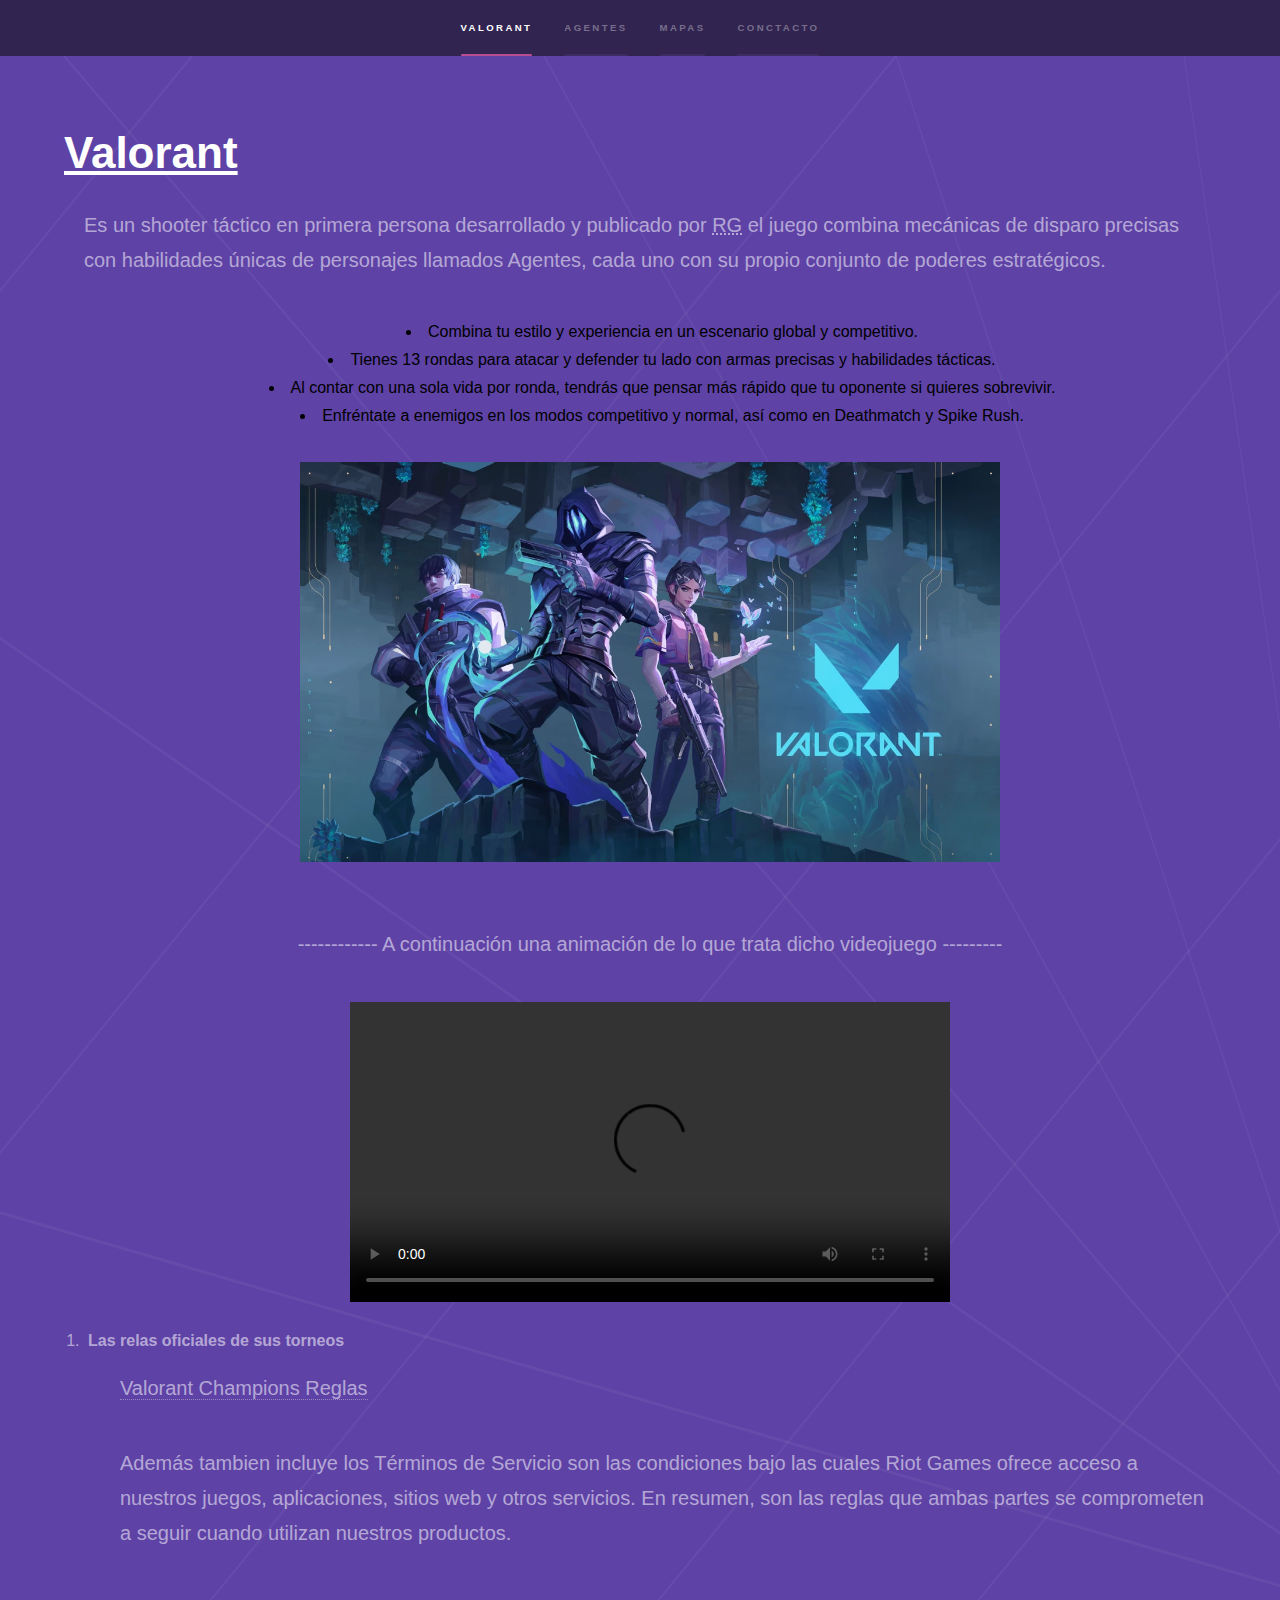
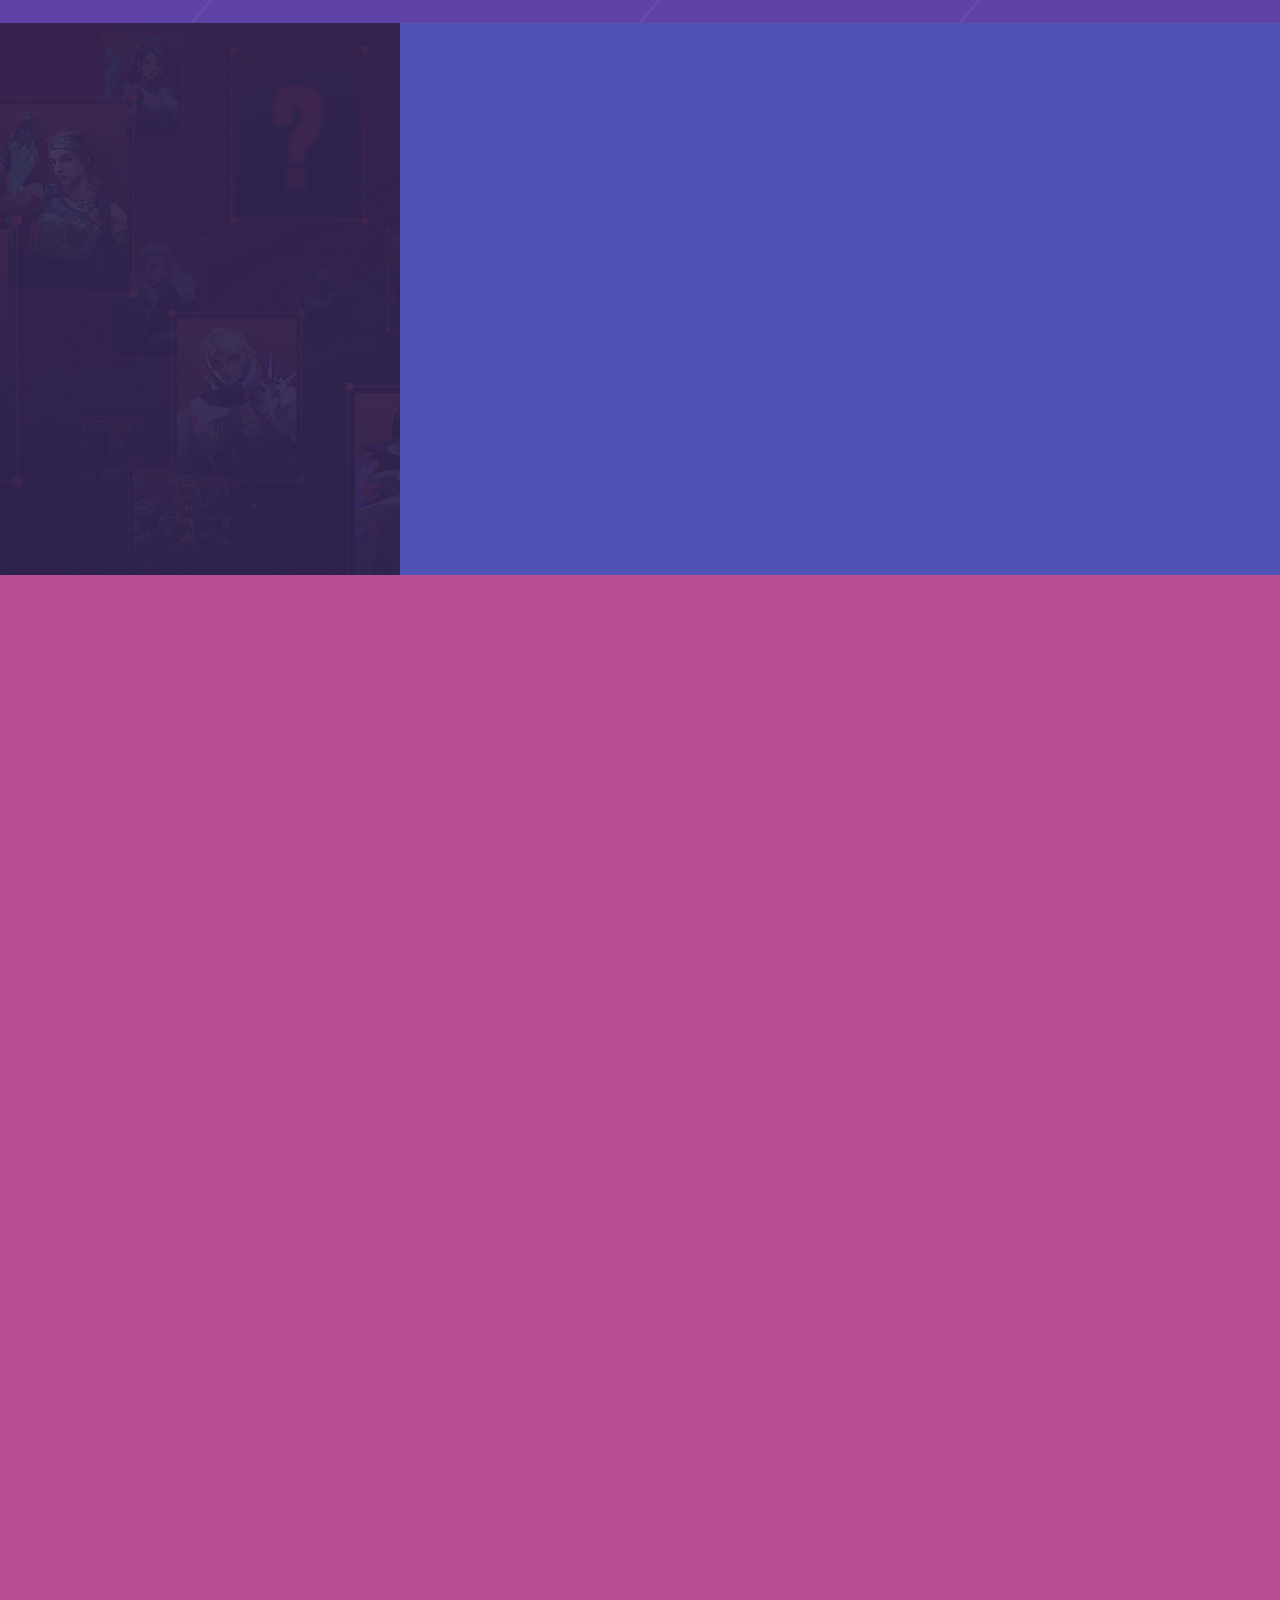
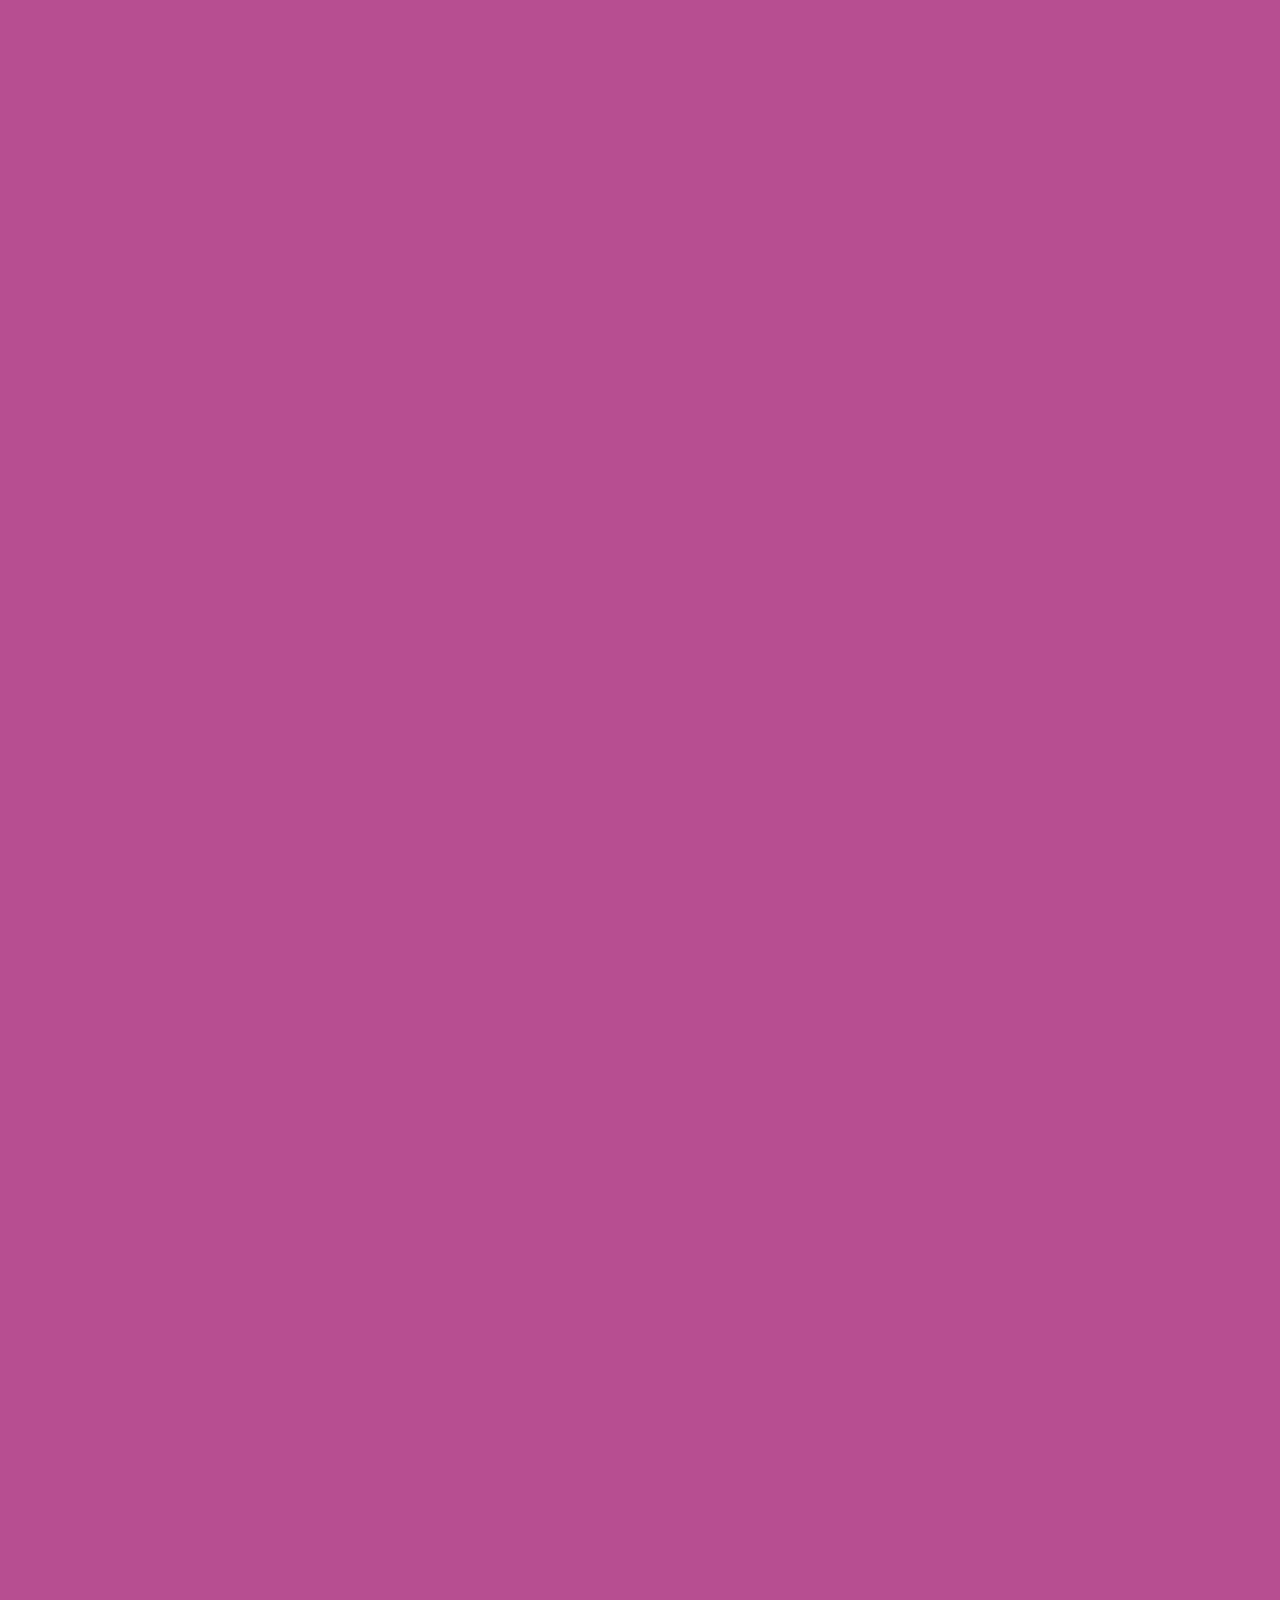
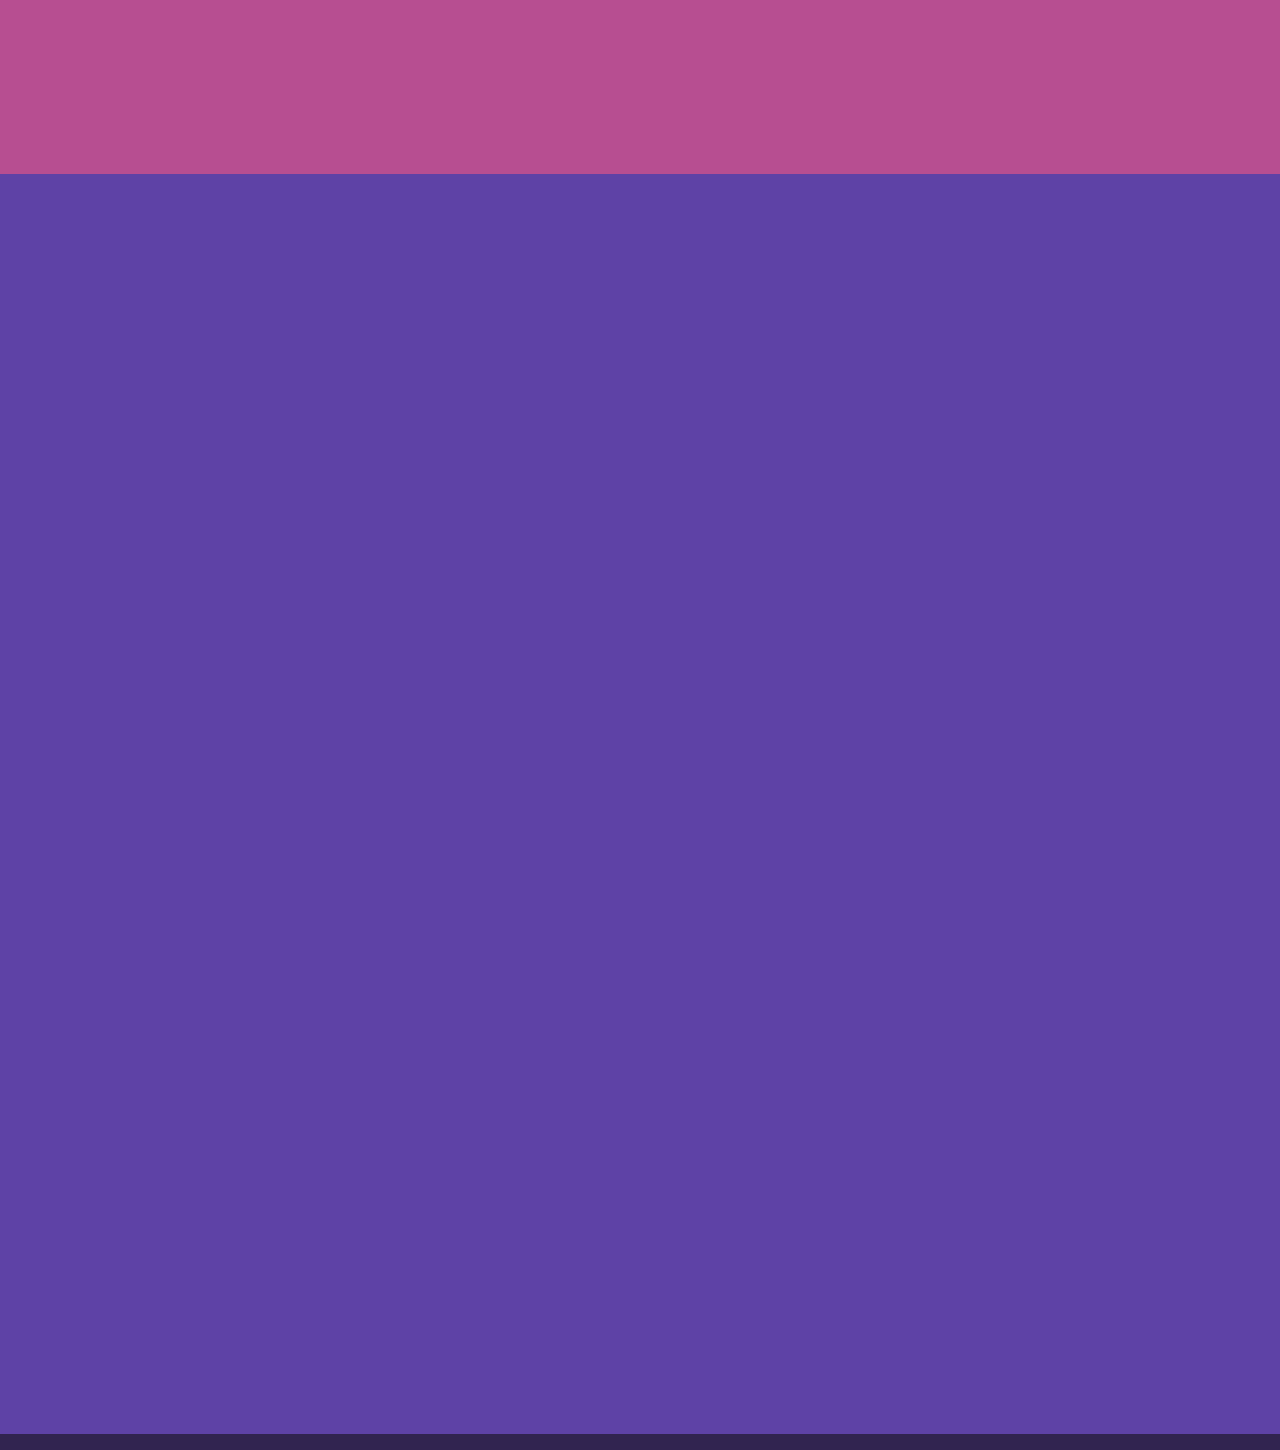
<file: index.html>
<!DOCTYPE HTML>
<html lang="es">
<html>
	<head>
		<title>Riot Games/ Valorant</title>
		<meta charset="utf-8" />
		<meta name="viewport" content="width=device-width, initial-scale=1, user-scalable=no" />
		<link rel="stylesheet" href="assets/css/main.css" />
		<noscript><link rel="stylesheet" href="assets/css/noscript.css" /></noscript>
	</head>
	<body class="is-preload">

		<!-- Sidebar -->
			<section id="sidebar">
				<div class="inner">
					<nav>
						<ul>
							<li><a href="#intro">VALORANT</a></li>
							<li><a href="#one">AGENTES</a></li>
							<li><a href="#two">MAPAS</a></li>
							<li><a href="#three">CONCTACTO</a></li>
						</ul>
					</nav>
				</div>
			</section>

		<!-- Wrapper -->
			<div id="wrapper">

				<!-- Intro -->
					<section id="intro" class="wrapper style1 fullscreen fade-up">
						<div class="inner">
							<h1 class="imgcarga"> <ins>Valorant</ins></h1><ol>
  
							<p>Es un shooter táctico en primera persona desarrollado y publicado por <acronym title="Riot Games">RG</acronym>
								el juego combina mecánicas de disparo precisas con habilidades únicas de personajes llamados Agentes, cada uno con 
								su propio conjunto de poderes estratégicos.</p>
								<ul class="contain__list" style="font-size: 16px; color: black; font-family: Arial; text-align: center; list-style-position: inside;">
									<li>Combina tu estilo y experiencia en un escenario global y competitivo.</li>
									<li>Tienes 13 rondas para atacar y defender tu lado con armas precisas y habilidades tácticas.</li>
									<li>Al contar con una sola vida por ronda, tendrás que pensar más rápido que tu oponente si quieres sobrevivir.</li>
									<li>Enfréntate a enemigos en los modos competitivo y normal, así como en Deathmatch y Spike Rush.</li>
								</ul>
								<center> <img src="images/pagcarga.jpg.webp" width="700" height="400" alt=" ">
									<div><br><br>
										<p>------------ A continuación una animación de lo que trata dicho videojuego ---------</p>
										<video src= "C:\Users\korte\Downloads\valopaaaag\cinematica.mp4" width="600"
									height="300" controls <\div>
								</center>
								<li>
									<dl>
									  <dt>
										<dt>Las relas oficiales de sus torneos</dt>
										<dd>
										  <object data="data.pdf" type="application/pdf">
											<p> <a href="VC.pdf">Valorant Champions Reglas</a></p>
											<figcaption>
											  <p>Además tambien incluye los Términos de Servicio son las condiciones bajo las cuales Riot Games ofrece acceso a nuestros juegos, aplicaciones, 
												sitios web y otros servicios. En resumen, son las reglas que ambas partes se comprometen a seguir cuando utilizan
												 nuestros productos.</p>
											</figcaption>
										  </object>
										</dd>
									  </dt>
							
						</div>
					</section>

				<!-- One -->
					<section id="one" class="wrapper style2 spotlights">
						<section>
							<a href="#" class="image"><img src="images/agentes.jpg" width="400"height="300" alt="" /></a>

							<div class="content">

								<div class="inner">
									<center><h2><dfn>AGENTES</dfn></h2>
								<ol>
									<il>
										<dl>
										<dt>Existen categorias en los personajes:</dt>
										<dd>
										  <ul>
											<li>los <a href="C:\Users\korte\Downloads\valopaaaag\controladores.html">-controladores</a></li>
											<li><a href="C:\Users\korte\Downloads\valopaaaag\iniciadores.html">-inciadores</a></li>
											<li><a href="C:\Users\korte\Downloads\valopaaaag\centinela.html">-centinelas</a></li>
											<li><a href="C:\Users\korte\Downloads\valopaaaag\duelistas.html">-duelistas</a>.</center></li>
										  </ul>
										</dd>
									  </dl>
									</il>
								</ol>
									
								<pre><center><p>Para una mejor prespectiva de los agentes dar clic 
en el siguiente link sólo mostrare 9 de los 
que mas me gusta usar.
								</pre></center></p>

									<ul class="actions"><b>
										<li><a href="C:\Users\korte\Downloads\valopaaaag\agentes_v.html" class="button">Mis agentes</a></li></b>
									</ul>
							</div>
						</section>
					</section>

				<!-- DOS -->
					<section id="two" class="wrapper style3 fade-up">
						<div class="inner">
							<h2>Mapas </h2>
							<div class="features">
								<section>
									<h3><del>SUNSET</del></h3>
									<p>Un desastre en una instalación local de Kingdom amenaza con sepultar el vecindario completo. Visita tu camión de comida
										favorito y luego lleva la pelea a la ciudad en este mapa tradicional de tres carriles.</p><br>
									<center> <img src="images/sunset.webp" width="370" height="200" alt=" "></center>	
								</section>
								<section>
									<h3><del>LOTUS</del></h3>
									<p>Una misteriosa estructura cuyos muros resguardan un conducto astral irradia poder ancestral. Inmensas y monolíticas
										 puertas brindan una variedad de oportunidades de movimiento y abren el camino a tres misteriosos sitios.</p><br>
									<center> <img src="images/lotus.avif" width="370" height="200" alt=" "></center>	
								</section>
								<section>
									<h3><del>PEARL</del></h3>
									<p>Los atacantes avanzan hacia los defensores en este mapa de dos sitios, ambientado en una ciudad submarina. Pearl es un mapa enfocado en el entorno,
										 sin mecánicas. Lleva la batalla hacia un Mid compacto o a zonas más extendidas en nuestro primer mapa en la Tierra Omega.</p><br>
									<center> <img src="images/pearl.avif" width="370" height="200" alt=" "></center>	
								</section>
								<section>
									<h3><del>FRACTURE</del></h3>
									<p>Un centro de investigación ultrasecreto dividido por un experimento fallido de radianita. Con opciones de defensa tan divididas como el
										 mismo mapa, la elección es tuya: enfrentar a los atacantes en su propio territorio o cerrar las escotillas y resistir el asalto.</p><br>
									<center> <img src="images/fracture.webp" width="370" height="200" alt=" "></center>	
								</section>
								<section>
									<h3><del>BREEZE</del></h3>
									<p>Disfruta de la vista de ruinas históricas o cuevas junto al mar en este paraíso tropical. Pero trae algo con que cubrirte del sol... y 
										de los disparos a larga distancia. Lo necesitarás en estos grandes espacios abiertos. Cuida los flancos y siente la brisa.</p><br>
									<center> <img src="images/breeze.png" width="370" height="200" alt=" "></center>	
								</section>
								<section>
									<h3><del>ICEBOX</del></h3>
									<p>Tu próximo campo de batalla es un sitio de excavación secreto de Kingdom en algún lugar del ártico. Los dos sitios para plantar 
										están protegidos tanto por nieve como por metal, y no es fácil acceder a ellos de forma horizontal. Aprovecha las tirolesas y nunca te verán veni</p><br>
									<center> <img src="images/icebox.webp" width="370" height="200" alt=" "></center>	
								</section>
								<section>
									<h3><del>BIND</del></h3>
									<p>Dos sitios. No existe un centro. Debes elegir derecha o izquierda. ¿Cuál será tu elección? Ambos ofrecen caminos directos
										 para los atacantes y un par de teletransportadores unidireccionales facilitan el flanqueo.</p><br>
									<center> <img src="images/bind.webp" width="370" height="200" alt="bind "></center>	
								</section>
								<section>
									<h3><del>HAVEN</del></h3>
									<p>Bajo un monasterio olvidado, emerge un clamor entre los agentes rivales que se enfrentan para controlar tres sitios. Hay más 
										territorio por controlar, pero los defensores pueden usar el terreno adicional para realizar ataques agresivos.</p><br>
									<center> <img src="images/haven.jpg" width="370" height="200" alt="haven "></center>	
								</section>
								<section>
									<h3><del>SPLIT</del></h3>
									<p>Si quieres ir lejos, debes subir. Un par de sitios divididos por un centro elevado permite un movimiento rápido por medio 
										de dos ascensores de cuerda. Cada sitio cuenta con una gran torre vital para el control. Recuerda mirar arriba antes de 
										que todo vuele por los aires</p><br>
									<center> <img src="images/split.jpg" width="370" height="200" alt=" "></center>	
								</section>
								<section>
									<h3><del>ASCENT</del></h3>
									<p>Un terreno abierto para las batallas por posicionamiento y los enfrentamientos de desgaste divide Ascent en dos sitios.
										 Puedes fortificar cada uno utilizando puertas destructibles: una vez puestas, no habrá manera de pasar a menos que las derribes. 
										 Cede el menor territorio posible.</p><br>
									<center> <img src="images/ascent.webp" width="370" height="200" alt=" "></center>	
								</section>
							</div>
						</div>
					</section>

				<!-- Three -->
					<section id="three" class="wrapper style1 fade-up">
						<div class="inner">
							<h2>Contacto</h2>
							<p>¡En caso de tener alguna duda o aclaración contactanos a traves de un correo!</p>
							<div class="split style1">
								<section>
									<form action="/submit-form" method="post" enctype="multipart/form-data" accept-charset="UTF-8">
										<label for="username">Nombre:</label>
										<input type="text" id="username" name="username" size="30" maxlength="50" /><br />
									  
										<label for="correo">Correo:</label>
										<input type="password" id="correo" name="correo" /><br />
									  
										<label for="profile_pic">Foto de perfil:</label>
										<input type="file" id="profile_pic" name="profile_pic" accept="image/*" /><br />
									    
									  
										<label for="comen">Comentario:</label><br />
										<textarea id="comen" name="comen" rows="4" cols="50">¡Cuentanos!</textarea><br />
									  
										<label for="pais">País:</label>
										<select id="pais" name="pais">
										  <option value="us">Estados Unidos</option>
										  <option value="ca">Canadá</option>
										  <option value="mx" selected>México</option>
										  <option value="ch">China</option>
										</select><br />
									  
										<center> <embed src="Wallval.pdf" type="application/pdf" width="500" height="300" /></center> <br />
									  
										<input type="submit" value="Enviar" />
									  </form>
								</section>
								<section>
										
											<h3><cite>Social</cite></h3>
											<p>Consulta nuestras redes sociales</p>
											<ul class="icons">
												<li><a href="https://x.com/?lang=es" class="icon brands fa-twitter"><span class="label">Twitter</span></a></li>
												<li><a href="https://es-la.facebook.com/login/device-based/regular/login/" class="icon brands fa-facebook-f"><span class="label">Facebook</span></a></li>
												<li><a href="https://github.com" class="icon brands fa-github"><span class="label">GitHub</span></a></li>
												<li><a href="https://www.instagram.com" class="icon brands fa-instagram"><span class="label">Instagram</span></a></li>
												<li><a href="https://www.linkedin.com/login/es" class="icon brands fa-linkedin-in"><span class="label">LinkedIn</span></a></li>
											</ul>	
											<p>La locación de una empresa en Mexico se encuentra en:</p>
											<iframe src="https://www.google.com/maps/embed?pb=!1m18!1m12!1m3!1d589316.3932702184!2d-99.
												35930979783625!3d19.485659411410456!2m3!
												1f0!2f0!3f0!3m2!1i1024!2i768!4f13.1!3m3!1m2!1s0x85d1ff4abcb835a7%3A0xe9c42145a519f96e!2sRiot%20Games%2
												0M%C3%A9xico!5e0!3m2!1ses-419!2smx!4v1
												743519226776!5m2!1ses-419!2smx" width="300" height="250" style="border:1;"
												allowfullscreen="" loading="lazy" >
											</iframe><br><br>
									
										
									</ul>
								</section>
							</div>
						</div>
					</section>

			</div>

		

	
			<script src="assets/js/jquery.min.js"></script>
			<script src="assets/js/jquery.scrollex.min.js"></script>
			<script src="assets/js/jquery.scrolly.min.js"></script>
			<script src="assets/js/browser.min.js"></script>
			<script src="assets/js/breakpoints.min.js"></script>
			<script src="assets/js/util.js"></script>
			<script src="assets/js/main.js"></script>

	</body>
</html>
</file>
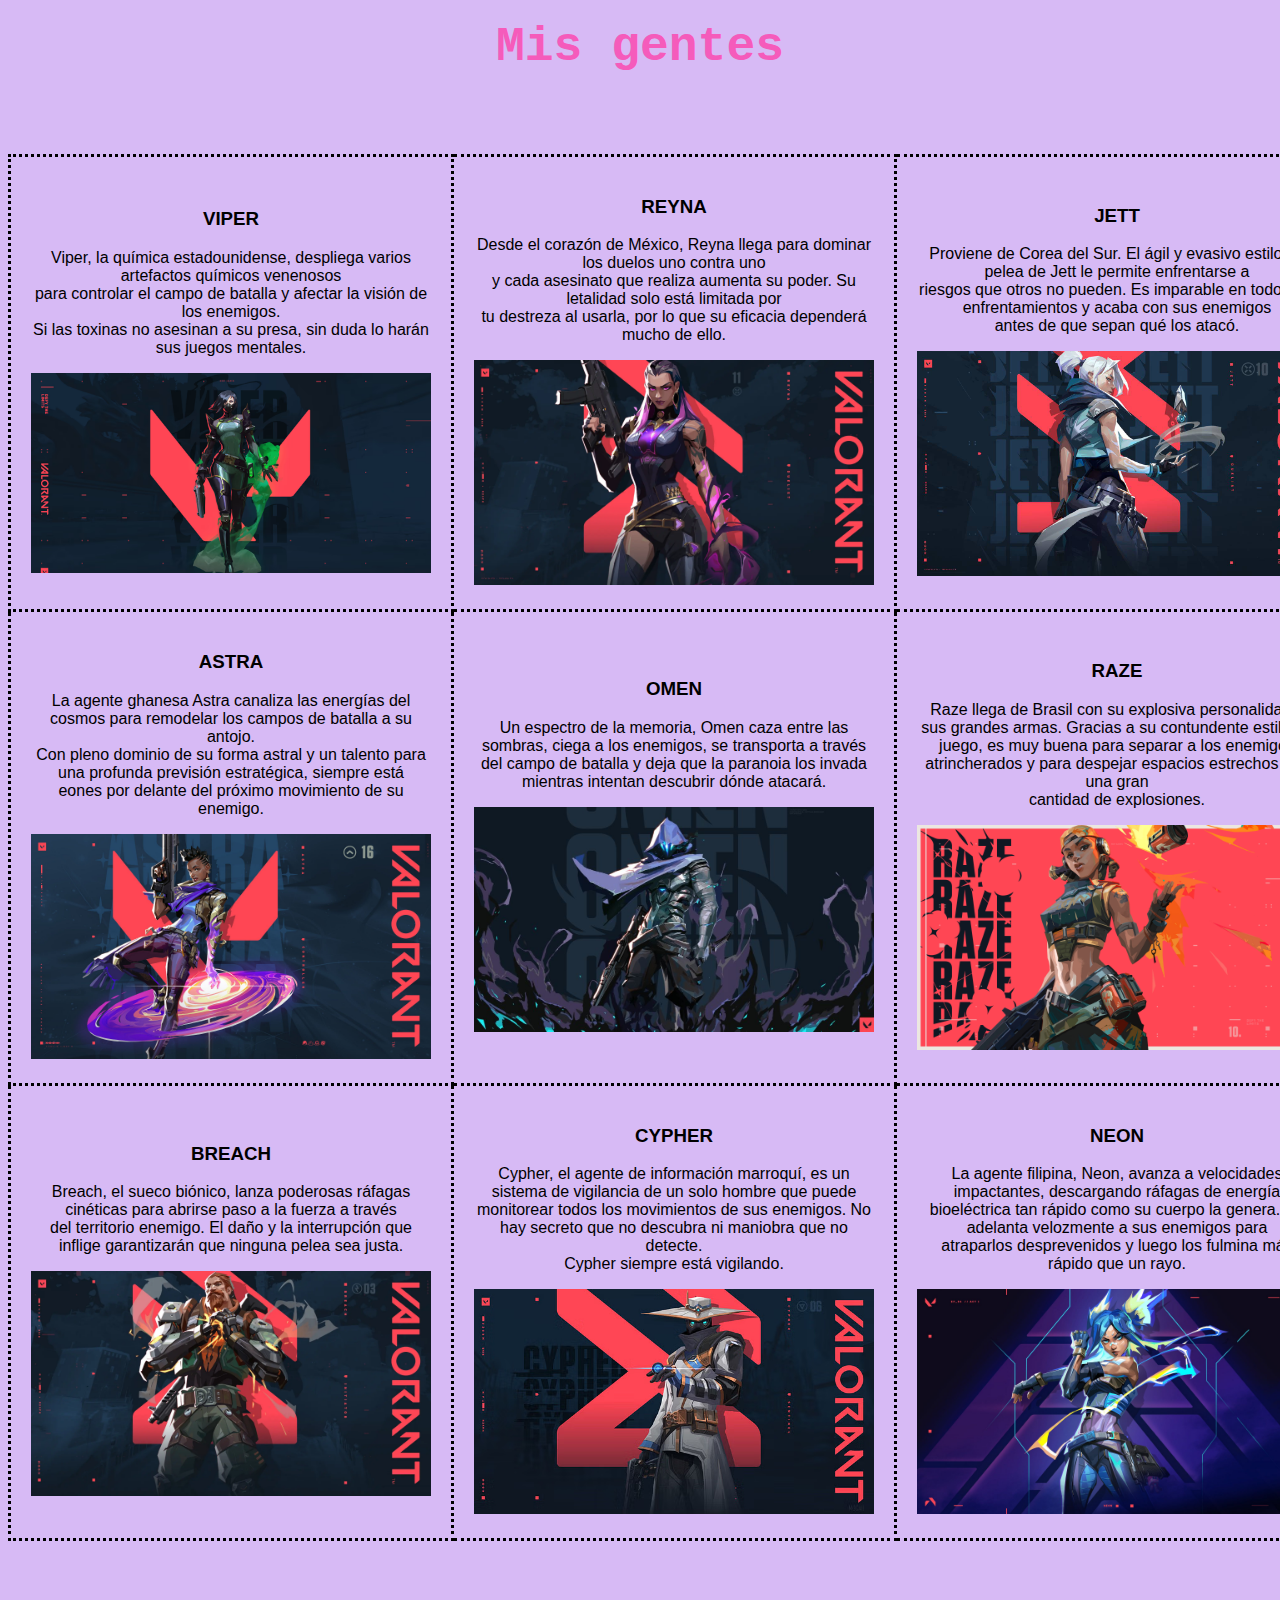
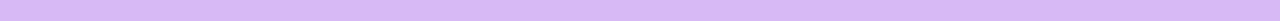
<file: agentes_v.html>
<!DOCTYPE html>
<html lang="es">
<head>
    <meta charset="UTF-8">
    <meta name="viewport" content="width=device-width, initial-scale=1.0">
    <title>Agentes</title>
    <style>

        body {
            background-color: #D7BAF5; 
            font-family: Arial; 
        }
    </style>
    <style>
        table {
            width: 100%;
            border-collapse: collapse;
            margin: 5rem 0;
        }
        table, th, td {
            border: 3px dotted  black;
        }
        th, td {
            padding: 20px;
            text-align: center;
        }
        img {
            width: 400px; 
            height:auto;
        }
    </style>
</head>
<body>

    <h2><center> <font size= "10" color="#F55BBB" face="Courier New">Mis gentes</font></center></h2>

    <table>
        <tr>
            <td>
                <h3>VIPER</h3>
                <p>Viper, la química estadounidense, despliega varios artefactos químicos venenosos<br>
                     para controlar el campo de batalla y afectar la visión de los enemigos.<br>
                     Si las toxinas no asesinan a su presa, sin duda lo harán sus juegos mentales.</p>
                <img src="images/viper.avif" alt=" ">
            </td>
            <td>
                <h3>REYNA</h3>
                <p>Desde el corazón de México, Reyna llega para dominar los duelos uno contra uno <br>
                     y cada asesinato que realiza aumenta su poder. Su letalidad solo está limitada por<br>
                     tu destreza al usarla, por lo que su eficacia dependerá mucho de ello.</p>
                <img src="images/reyna.webp" alt="Imagen 2">
            </td>
            <td>
                <h3>JETT</h3>
                <p>Proviene de Corea del Sur. El ágil y evasivo estilo de pelea de Jett le permite enfrentarse a <br>
                    riesgos que otros no pueden. Es imparable en todos los enfrentamientos y acaba con sus enemigos<br>
                     antes de que sepan qué los atacó.
                </p>
                <img src="images/jett.jpg" alt="Imagen 3">
            </td>
        </tr>
        <tr>
            <td>
                <h3>ASTRA</h3>
                <p>La agente ghanesa Astra canaliza las energías del cosmos para remodelar los campos de batalla a su antojo.<br>
                    Con pleno dominio de su forma astral y un talento para una profunda previsión estratégica, siempre está<br>
                     eones por delante del próximo movimiento de su enemigo.</p>
                <img src="images/astra.jpg" alt="Imagen 4">
            </td>
            <td>
                <h3>OMEN</h3>
                <p>Un espectro de la memoria, Omen caza entre las sombras, ciega a los enemigos, se transporta a través<br>
                    del campo de batalla y deja que la paranoia los invada mientras intentan descubrir dónde atacará.</p>
                <img src="images/omen.jpg" alt="Imagen 5">
            </td>
            <td>
                <h3>RAZE</h3>
                <p>Raze llega de Brasil con su explosiva personalidad y sus grandes armas. Gracias a su contundente estilo de <br>
                    juego, es muy buena para separar a los enemigos atrincherados y para despejar espacios estrechos con una gran<br>
                     cantidad de explosiones.
                </p>
                <img src="images/raze.jpg" alt="Imagen 6">
            </td>
        </tr>
        <tr>
            <td>
                <h3>BREACH</h3>
                <p>Breach, el sueco biónico, lanza poderosas ráfagas cinéticas para abrirse paso a la fuerza a través <br>
                    del territorio enemigo. El daño y la interrupción que inflige garantizarán que ninguna pelea sea justa.
                </p>
                <img src="images/breach.webp" alt="Imagen 7">
            </td>
            <td>
                <h3>CYPHER</h3>
                <p>Cypher, el agente de información marroquí, es un sistema de vigilancia de un solo hombre que puede <br>
                    monitorear todos  los movimientos de sus enemigos. No hay secreto que no descubra ni maniobra que no detecte.<br>
                     Cypher siempre está vigilando.</p>
                <img src="images/cypher.avif" alt="Imagen 8">
            </td>
            <td>
                <h3>NEON</h3>
                <p>La agente filipina, Neon, avanza a velocidades impactantes, descargando ráfagas de energía <br>
                    bioeléctrica tan rápido como su cuerpo la genera. Se adelanta velozmente a sus enemigos para <br>
                    atraparlos desprevenidos y luego los fulmina más rápido que un rayo.
                </p>
                <img src="images/neon.jpg" alt="Imagen 9">
            </td>
        </tr>
    </table>

</body>
</html>
</file>
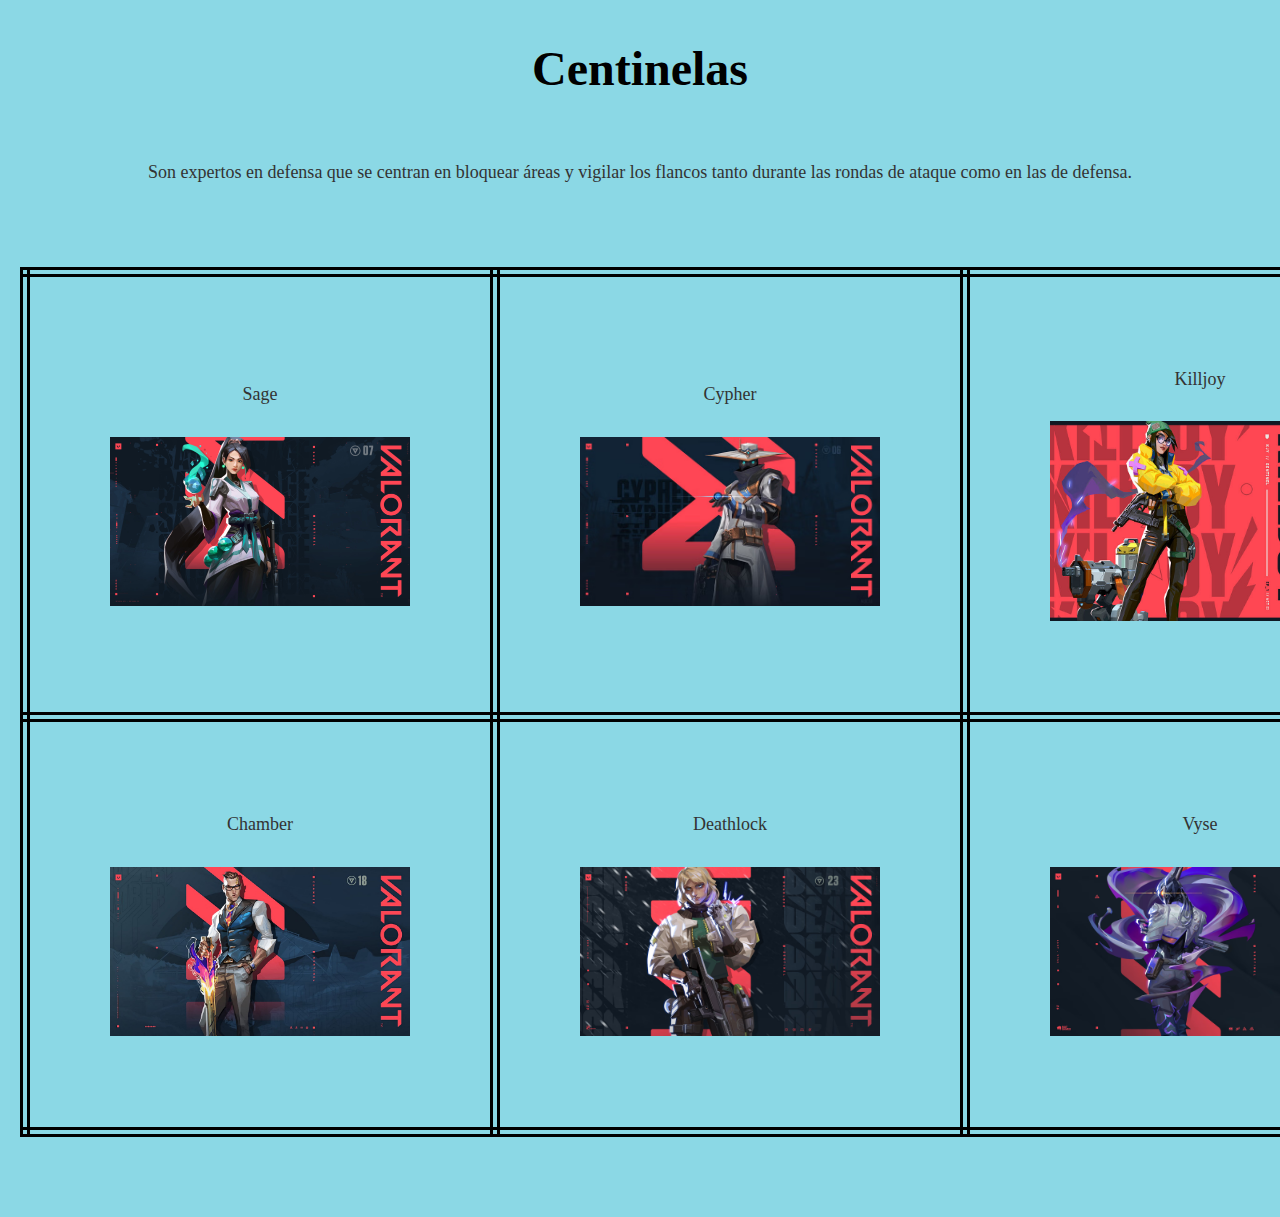
<file: centinela.html>
<!DOCTYPE html>
<html lang="es">
<head>
    <meta charset="UTF-8">
    <meta name="viewport" content="width=device-width, initial-scale=1.0">
    <title>CENTINELAS</title>
    <style>
        body {
            font-family: Arial, sans-serif;
            margin: 0;
            padding: 0;
            background-color:#8BD8E5;
        }

        header {
            color: white;
            padding: 20px;
            text-align: center;

        }

        .content {
            margin: 20px;
            text-align: center;
        }
        table {
            width: 100%;
            border-collapse: collapse;
            margin: 5rem 0;
        }
        table, th, td {
            border: 10px double black;
        }
        th, td {
            padding: 70px;
            text-align: center;
        }

        img {
            width: 300px; 
            height: auto;
            margin: 10px;
        }

        p {
            font-size: 18px;
            line-height: 1.6;
            color: #333;
        }
    </style>
</head>
<body>

    
    <header>
        <h1> <font size= "10" color="black" face="Courier Newcontroladores"> Centinelas</h1>
    </header>

  
    <div class="content">
        <p>Son expertos en defensa que se centran en bloquear áreas y vigilar los flancos 
            tanto durante las rondas de ataque como en las de defensa.</p>

        <table border="1">
            <tr>
                <td>
                    <p>Sage</p>
                    <img src="images/sage.jpg" alt="Imagen 1" width="100">
                </td>
                <td>
                    <p>Cypher</p>
                    <img src="images/cypher.avif" alt="Imagen 2" width="100">
                </td>
                <td>
                    <p>Killjoy</p>
                    <img src="images/kj.jpg" alt="Imagen 3" width="100">
                </td>
            </tr>
            <tr>
                <td>
                    <p>Chamber</p>
                    <img src="images/chambas.jpg" alt="Imagen 4" width="100">
                </td>
                <td>
                    <p>Deathlock</p>
                    <img src="images/deadlock.avif" alt="Imagen 5" width="100">
                </td>
               <td>
                    <p>Vyse
                    </p>
                    <img src="images/vyse.avif" alt="Imagen 6" width="100">
                </td>
                
            </tr>
        </table>
        
    </div>

</body>
</html>
</file>
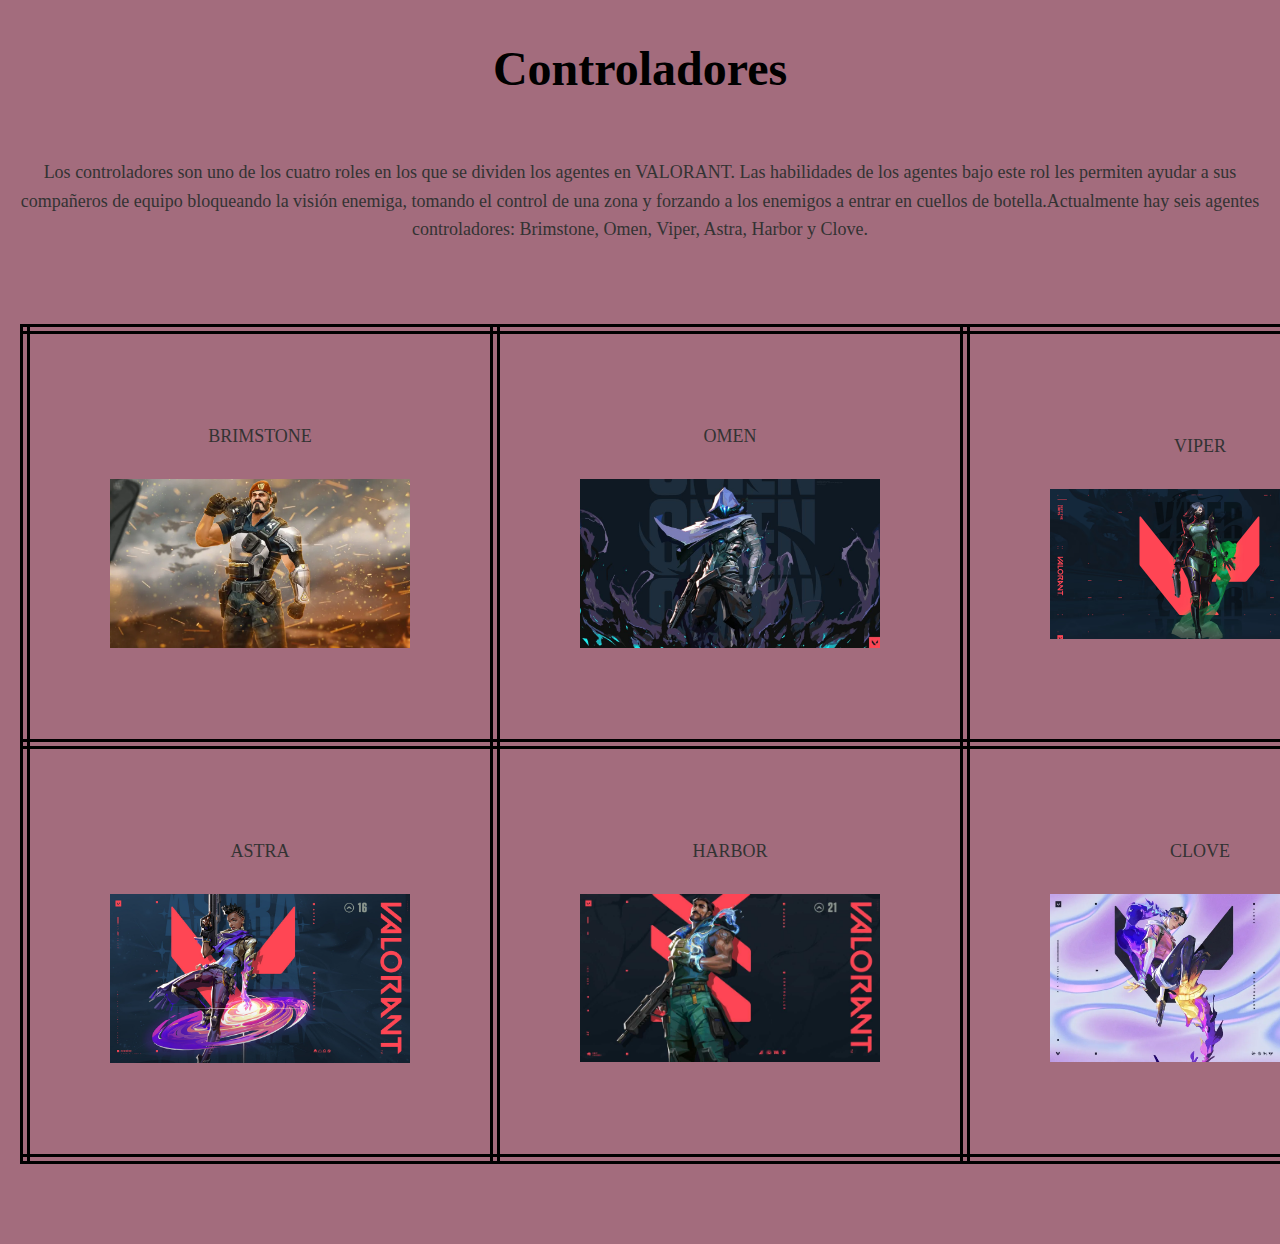
<file: controladores.html>
<!DOCTYPE html>
<html lang="es">
<head>
    <meta charset="UTF-8">
    <meta name="viewport" content="width=device-width, initial-scale=1.0">
    <title>CONTROLADORES</title>
    <style>
        body {
            font-family: Arial, sans-serif;
            margin: 0;
            padding: 0;
            background-color: #a36c7d;
        }

        header {
            color: white;
            padding: 20px;
            text-align: center;

        }

        .content {
            margin: 20px;
            text-align: center;
        }
        table {
            width: 100%;
            border-collapse: collapse;
            margin: 5rem 0;
        }
        table, th, td {
            border: 10px double black;
        }
        th, td {
            padding: 70px;
            text-align: center;
        }

        img {
            width: 300px; /* Ajusta el tamaño de la imagen */
            height: auto;
            margin: 10px;
        }

        p {
            font-size: 18px;
            line-height: 1.6;
            color: #333;
        }
    </style>
</head>
<body>

    <!-- Título principal -->
    <header>
        <h1> <font size= "10" color="black" face="Courier Newcontroladores"> Controladores</h1>
    </header>

    <!-- Contenido -->
    <div class="content">
        <p>Los controladores son uno de los cuatro roles en los que se dividen los agentes en VALORANT. Las habilidades
             de los agentes bajo este rol les permiten ayudar a sus compañeros de equipo bloqueando la visión enemiga, tomando 
             el control de una zona y forzando a los enemigos a entrar en cuellos de botella.Actualmente hay seis agentes
              controladores: Brimstone, Omen, Viper, Astra, Harbor y Clove.</p>

        <table border="1">
            <tr>
                <td>
                    <p>BRIMSTONE</p>
                    <img src="images/brimstone.webp" alt="Imagen 1" width="100">
                </td>
                <td>
                    <p>OMEN</p>
                    <img src="images/omen.jpg" alt="Imagen 2" width="100">
                </td>
                <td>
                    <p>VIPER</p>
                    <img src="images/viper.avif" alt="Imagen 3" width="100">
                </td>
            </tr>
            <tr>
                <td>
                    <p>ASTRA</p>
                    <img src="images/astra.jpg" alt="Imagen 4" width="100">
                </td>
                <td>
                    <p>HARBOR</p>
                    <img src="images/harbor.jpg" alt="Imagen 5" width="100">
                </td>
                <td>
                    <p>CLOVE</p>
                    <img src="images/clove.webp" alt="Imagen 6" width="100">
                </td>
                
            </tr>
        </table>
        
    </div>

</body>
</html>
</file>
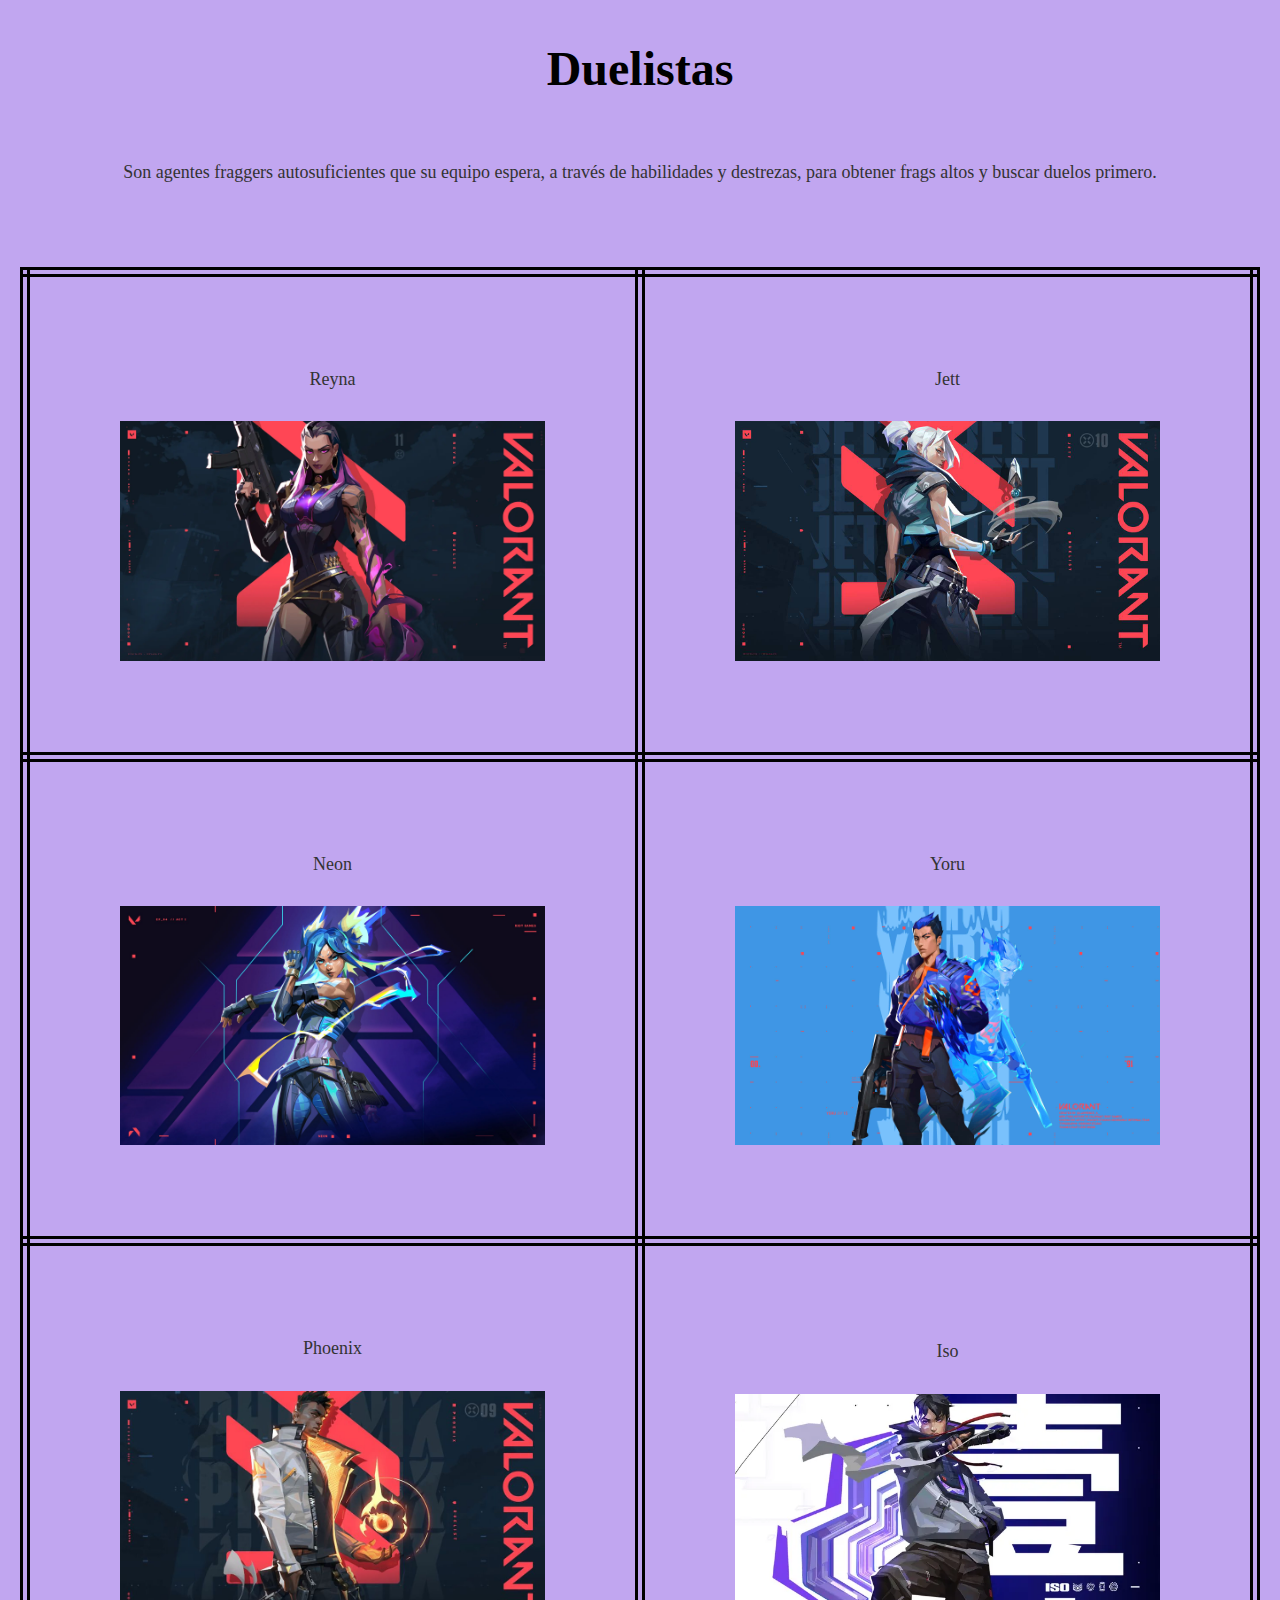
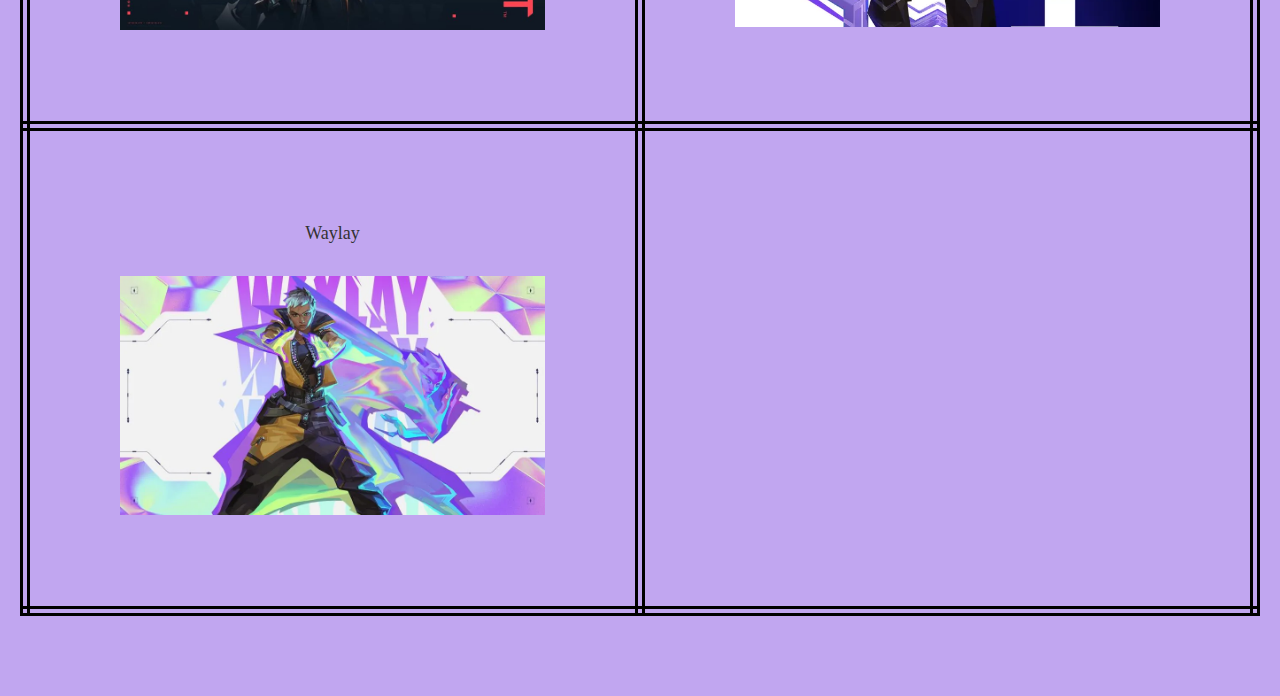
<file: duelistas.html>
<!DOCTYPE html>
<html lang="es">
<head>
    <meta charset="UTF-8">
    <meta name="viewport" content="width=device-width, initial-scale=1.0">
    <title>DUELISTAS</title>
    <style>
        body {
            font-family: Arial, sans-serif;
            margin: 0;
            padding: 0;
            background-color:#c1a6f0;
        }

        header {
            color: white;
            padding: 20px;
            text-align: center;

        }

        .content {
            margin: 20px;
            text-align: center;
        }
        table {
            width: 100%;
            border-collapse: collapse;
            margin: 5rem 0;
        }
        table, th, td {
            border: 10px double black;
        }
        th, td {
            padding: 70px;
            text-align: center;
        }

        img {
            width: 425px; 
            height: auto;
            margin: 10px;
        }

        p {
            font-size: 18px;
            line-height: 1.6;
            color: #333;
        }
    </style>
</head>
<body>

    
    <header>
        <h1> <font size= "10" color="black" face="Courier Newcontroladores"> Duelistas</h1>
    </header>

   
    <div class="content">
        <p>
            Son agentes fraggers autosuficientes que su equipo espera, a través de habilidades 
            y destrezas, para obtener frags altos y buscar duelos primero.
        </p>

        <table border="1">
            <tr>
                <td>
                    <p>Reyna</p>
                    <img src="images/reyna.webp" alt="Imagen 1" >
                </td>
                <td>
                    <p>Jett</p>
                    <img src="images/jett.jpg" alt="Imagen 2" >
                </td>
            </tr>
            <tr>
                <td>
                    <p>Neon</p>
                    <img src="images/neon.jpg" alt="Imagen 3">
                </td>
                <td>
                    <p>Yoru</p>
                    <img src="images/yoru.jpg" alt="Imagen 5" >
                </td>
               
            </tr>
            <tr>
                <td>
                    <p>Phoenix</p>
                    <img src="images/phoenix.jpg" alt="Imagen 6" >
                </td>
                <td>
                    <p>Iso</p>
                    <img src="images/iso.webp" alt="Imagen 6" >
                </td>
               
            </tr>
            <tr>
                <td>
                    <p>Waylay</p>
                    <img src="images/waylay.webp" alt="Imagen 6" width="100">
                </td>
                
        </table>
        
    </div>

</body>
</html>
</file>
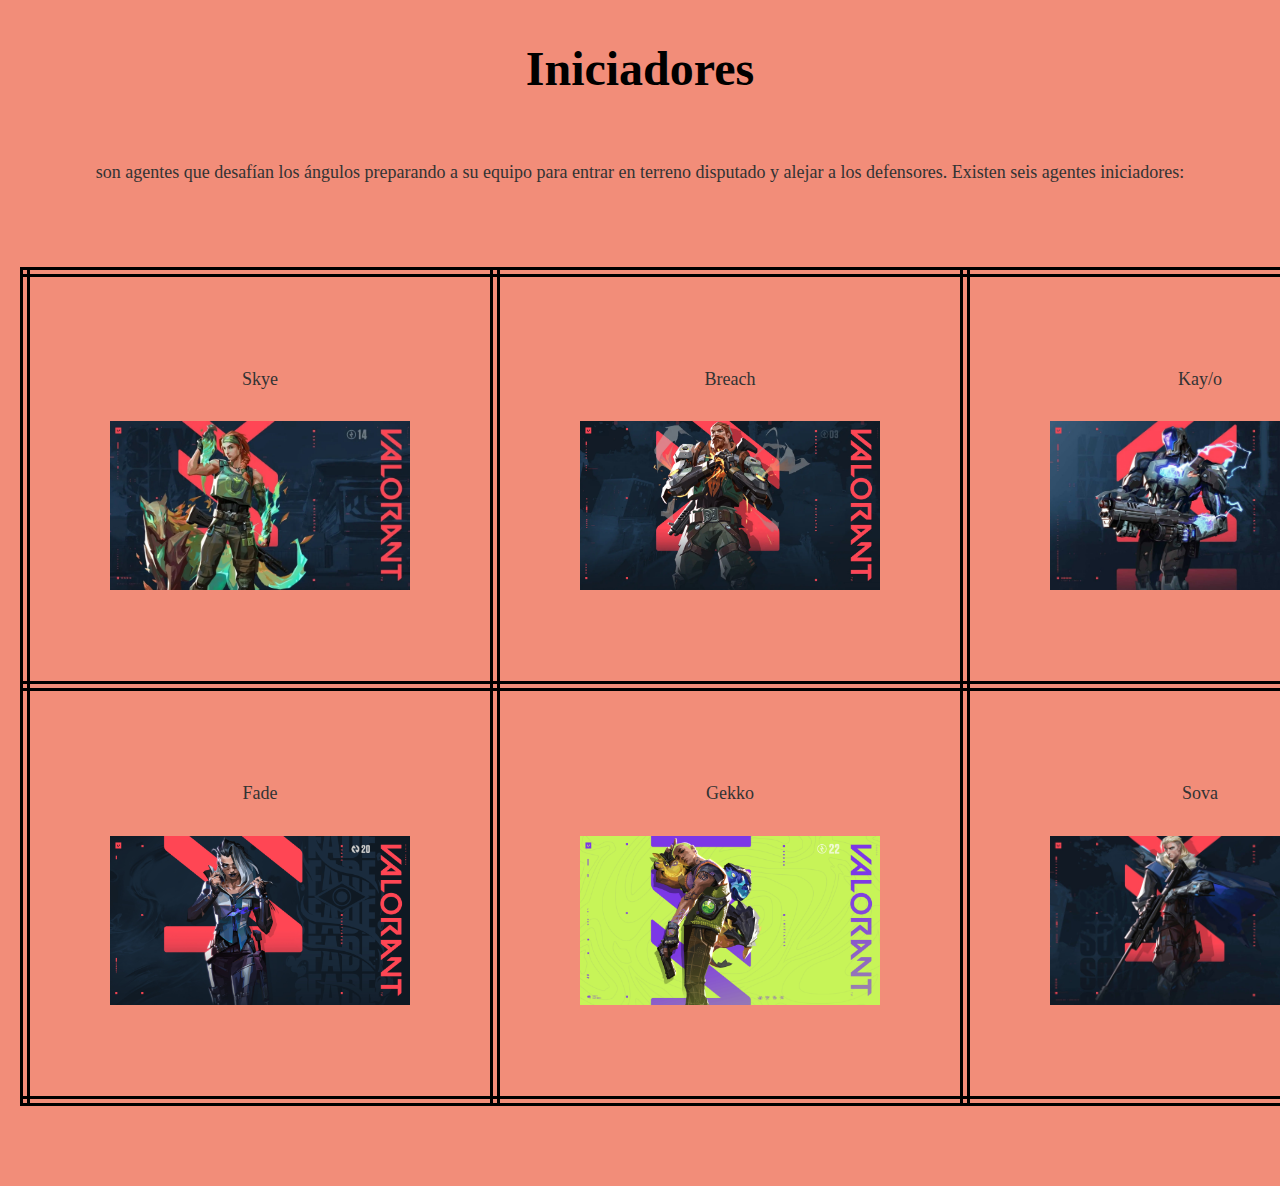
<file: iniciadores.html>
<!DOCTYPE html>
<html lang="es">
<head>
    <meta charset="UTF-8">
    <meta name="viewport" content="width=device-width, initial-scale=1.0">
    <title>CONTROLADORES</title>
    <style>
        body {
            font-family: Arial, sans-serif;
            margin: 0;
            padding: 0;
            background-color: #F28D79;
        }

        header {
            color: white;
            padding: 20px;
            text-align: center;

        }

        .content {
            margin: 20px;
            text-align: center;
        }
        table {
            width: 100%;
            border-collapse: collapse;
            margin: 5rem 0;
        }
        table, th, td {
            border: 10px double black;
        }
        th, td {
            padding: 70px;
            text-align: center;
        }

        img {
            width: 300px; 
            height: auto;
            margin: 10px;
        }

        p {
            font-size: 18px;
            line-height: 1.6;
            color: #333;
        }
    </style>
</head>
<body>
  
    <header>
        <h1> <font size= "10" color="black" face="Courier Newcontroladores"> Iniciadores</h1>
    </header>

    <div class="content">
        <p>son agentes que desafían los ángulos preparando a su equipo para entrar en terreno
             disputado y alejar a los defensores. Existen seis agentes iniciadores:</p>

        <table border="1">
            <tr>
                <td>
                    <p>Skye</p>
                    <img src="images/skye.webp" alt="Imagen 1" width="100">
                </td>
                <td>
                    <p>Breach</p>
                    <img src="images/breach.webp" alt="Imagen 2" width="100">
                </td>
                <td>
                    <p>Kay/o</p>
                    <img src="images/kayo.jpg" alt="Imagen 3" width="100">
                </td>
            </tr>
            <tr>
                <td>
                    <p>Fade</p>
                    <img src="images/fade.jpg" alt="Imagen 4" width="100">
                </td>
                <td>
                    <p>Gekko</p>
                    <img src="images/gekko.png" alt="Imagen 5" width="100">
                </td>
                <td>
                    <p>Sova</p>
                    <img src="images/sova.jpg" alt="Imagen 6" width="100">
                </td>
                
            </tr>
        </table>
        
    </div>

</body>
</html>
</file>
<file: assets/css/noscript.css>
/*
	Hyperspace by HTML5 UP
	html5up.net | @ajlkn
	Free for personal and commercial use under the CCA 3.0 license (html5up.net/license)
*/

/* Spotlights */

	.spotlights > section > .image:before {
		opacity: 0 !important;
	}

	.spotlights > section > .content > .inner {
		-moz-transform: none !important;
		-webkit-transform: none !important;
		-ms-transform: none !important;
		transform: none !important;
		opacity: 1 !important;
	}

/* Wrapper */

	.wrapper > .inner {
		opacity:  3!important;
		-moz-transform: none !important;
		-webkit-transform: none !important;
		-ms-transform: none !important;
		transform: none !important;
	}

/* Sidebar */

	#sidebar > .inner {
		opacity: 1 !important;
	}

	#sidebar nav > ul > li {
		-moz-transform: none !important;
		-webkit-transform: none !important;
		-ms-transform: none !important;
		transform: none !important;
		opacity: 1 !important;
	}
	.fondo {
		width: 400px; /* Ancho del div */
		height: 300px; /* Alto del div */
		background-image: src="images/agentes.jpg"; /* Ruta de la imagen */
		background-size: cover; /* Ajusta la imagen para cubrir todo el div */
		background-position: center; /* Centra la imagen */
		background-repeat: no-repeat; /* Evita que la imagen se repita */
	}
</file>
<file: assets/css/main.css>
@import url(fontawesome-all.min.css);

/*
	Hyperspace by HTML5 UP
	html5up.net | @ajlkn
	Free for personal and commercial use under the CCA 3.0 license (html5up.net/license)
*/

html, body, div, span, applet, object,
iframe, h1, h2, h3, h4, h5, h6, p, blockquote,
pre, a, abbr, acronym, address, big, cite,
code, del, dfn, em, img, ins, kbd, q, s, samp,
small, strike, strong, sub, sup, tt, var, b,
u, i, center, dl, dt, dd, ol, ul, li, fieldset,
form, label, legend, table, caption, tbody,
tfoot, thead, tr, th, td, article, aside,
canvas, details, embed, figure, figcaption,
footer, header, hgroup, menu, nav, output, ruby,
section, summary, time, mark, audio, video {
	margin: 0;
	padding: 0;
	border: 0;
	font-size: 100%;
	font: inherit;
	vertical-align: baseline;}

article, aside, details, figcaption, figure,
footer, header, hgroup, menu, nav, section {
	display: block;}

body {
	line-height: 1;
}

ol, ul {
	list-style: none;
}

blockquote, q {
	quotes: none;
}

	blockquote:before, blockquote:after, q:before, q:after {
		content: '';
		content: none;
	}

table {
	border-collapse: collapse;
	border-spacing: 0;
}

body {
	-webkit-text-size-adjust: none;
}

mark {
	background-color: transparent;
	color: inherit;
}

input::-moz-focus-inner {
	border: 0;
	padding: 0;
}

input, select, textarea {
	-moz-appearance: none;
	-webkit-appearance: none;
	-ms-appearance: none;
	appearance: none;
}

/* Basic */

	@-ms-viewport {
		width: device-width;
	}

	body {
		-ms-overflow-style: scrollbar;
	}

	@media screen and (max-width: 480px) {

		html, body {
			min-width: 320px;
		}

	}

	html {
		box-sizing: border-box;
	}

	*, *:before, *:after {
		box-sizing: inherit;
	}

	body {
		background: #312450;
	}

		body.is-preload *, body.is-preload *:before, body.is-preload *:after {
			-moz-animation: none !important;
			-webkit-animation: none !important;
			-ms-animation: none !important;
			animation: none !important;
			-moz-transition: none !important;
			-webkit-transition: none !important;
			-ms-transition: none !important;
			transition: none !important;
		}

/* Type */

	body, input, select, textarea {
		color: rgba(255, 255, 255, 0.55);
		font-family: Arial, Helvetica, sans-serif;
		font-size: 16.5pt;
		font-weight: normal;
		line-height: 1.75;
	}

		@media screen and (max-width: 1680px) {

			body, input, select, textarea {
				font-size: 13pt;
			}

		}

		@media screen and (max-width: 1280px) {

			body, input, select, textarea {
				font-size: 12pt;
			}

		}

		@media screen and (max-width: 360px) {

			body, input, select, textarea {
				font-size: 11pt;
			}

		}

	a {
		-moz-transition: color 0.2s ease, border-bottom-color 0.2s ease;
		-webkit-transition: color 0.2s ease, border-bottom-color 0.2s ease;
		-ms-transition: color 0.2s ease, border-bottom-color 0.2s ease;
		transition: color 0.2s ease, border-bottom-color 0.2s ease;
		border-bottom: dotted 1px rgba(255, 255, 255, 0.35);
		color: inherit;
		text-decoration: none;
	}

		a:hover {
			border-bottom-color: transparent;
			color: #ffffff;
		}

	strong, b {
		color: #ffffff;
		font-weight: bold;
	}

	em, i {
		font-style: italic;
	}

	p {
		margin: 0 0 2em 0;
	}

	h1, h2, h3, h4, h5, h6 {
		color: #ffffff;
		font-weight: bold;
		line-height: 1.5;
		margin: 0 0 0.5em 0;
	}

		h1 a, h2 a, h3 a, h4 a, h5 a, h6 a {
			color: inherit;
			text-decoration: none;
		}

	h1 {
		font-size: 2.75em;
	}

		h1.major {
			margin: 0 0 1.3em 0;
			position: relative;
			padding-bottom: 0.35em;
		}

			h1.major:after {
				background-image: -moz-linear-gradient(to right, #5e42a6, #b74e91);
				background-image: -webkit-linear-gradient(to right, #5e42a6, #b74e91);
				background-image: -ms-linear-gradient(to right, #5e42a6, #b74e91);
				background-image: linear-gradient(to right, #5e42a6, #b74e91);
				-moz-transition: max-width 0.2s ease;
				-webkit-transition: max-width 0.2s ease;
				-ms-transition: max-width 0.2s ease;
				transition: max-width 0.2s ease;
				border-radius: 0.2em;
				bottom: 0;
				content: '';
				height: 0.05em;
				position: absolute;
				right: 0;
				width: 100%;
			}

	h2 {
		font-size: 1.75em;
	}

	h3 {
		font-size: 1.1em;
	}

	h4 {
		font-size: 1em;
	}

	h5 {
		font-size: 0.8em;
	}

	h6 {
		font-size: 0.6em;
	}

	@media screen and (max-width: 736px) {

		h1 {
			font-size: 2em;
		}

		h2 {
			font-size: 1.25em;
		}

		h3 {
			font-size: 1em;
		}

		h4 {
			font-size: 0.8em;
		}

		h5 {
			font-size: 0.6em;
		}

		h6 {
			font-size: 0.6em;
		}

	}

	sub {
		font-size: 0.8em;
		position: relative;
		top: 0.5em;
	}

	sup {
		font-size: 0.8em;
		position: relative;
		top: -0.5em;
	}

	blockquote {
		border-left: solid 4px rgba(255, 255, 255, 0.15);
		font-style: italic;
		margin: 0 0 2em 0;
		padding: 0.5em 0 0.5em 2em;
	}

	code {
		background: rgba(255, 255, 255, 0.05);
		border-radius: 0.25em;
		border: solid 1px rgba(255, 255, 255, 0.15);
		font-family: "Courier New", monospace;
		font-size: 0.9em;
		margin: 0 0.25em;
		padding: 0.25em 0.65em;
	}

	pre {
		-webkit-overflow-scrolling: touch;
		font-family: "Courier New", monospace;
		font-size: 0.9em;
		margin: 0 0 2em 0;
	}

		pre code {
			display: block;
			line-height: 1.75em;
			padding: 1em 1.5em;
			overflow-x: auto;
		}

	hr {
		border: 0;
		border-bottom: solid 1px rgba(255, 255, 255, 0.15);
		margin: 2em 0;
	}

		hr.major {
			margin: 3em 0;
		}

	.align-left {
		text-align: left;
	}

	.align-center {
		text-align: center;
	}

	.align-right {
		text-align: right;
	}

/* Row */

	.row {
		display: flex;
		flex-wrap: wrap;
		box-sizing: border-box;
		align-items: stretch;
	}

		.row > * {
			box-sizing: border-box;
		}

		.row.gtr-uniform > * > :last-child {
			margin-bottom: 0;
		}

		.row.aln-left {
			justify-content: flex-start;
		}

		.row.aln-center {
			justify-content: center;
		}

		.row.aln-right {
			justify-content: flex-end;
		}

		.row.aln-top {
			align-items: flex-start;
		}

		.row.aln-middle {
			align-items: center;
		}

		.row.aln-bottom {
			align-items: flex-end;
		}

		.row > .imp {
			order: -1;
		}

		.row > .col-1 {
			width: 8.33333%;
		}

		.row > .off-1 {
			margin-left: 8.33333%;
		}

		.row > .col-2 {
			width: 16.66667%;
		}

		.row > .off-2 {
			margin-left: 16.66667%;
		}

		.row > .col-3 {
			width: 25%;
		}

		.row > .off-3 {
			margin-left: 25%;
		}

		.row > .col-4 {
			width: 33.33333%;
		}

		.row > .off-4 {
			margin-left: 33.33333%;
		}

		.row > .col-5 {
			width: 41.66667%;
		}

		.row > .off-5 {
			margin-left: 41.66667%;
		}

		.row > .col-6 {
			width: 50%;
		}

		.row > .off-6 {
			margin-left: 50%;
		}

		.row > .col-7 {
			width: 58.33333%;
		}

		.row > .off-7 {
			margin-left: 58.33333%;
		}

		.row > .col-8 {
			width: 66.66667%;
		}

		.row > .off-8 {
			margin-left: 66.66667%;
		}

		.row > .col-9 {
			width: 75%;
		}

		.row > .off-9 {
			margin-left: 75%;
		}

		.row > .col-10 {
			width: 83.33333%;
		}

		.row > .off-10 {
			margin-left: 83.33333%;
		}

		.row > .col-11 {
			width: 91.66667%;
		}

		.row > .off-11 {
			margin-left: 91.66667%;
		}

		.row > .col-12 {
			width: 100%;
		}

		.row > .off-12 {
			margin-left: 100%;
		}

		.row.gtr-0 {
			margin-top: 0;
			margin-left: 0em;
		}

			.row.gtr-0 > * {
				padding: 0 0 0 0em;
			}

			.row.gtr-0.gtr-uniform {
				margin-top: 0em;
			}

				.row.gtr-0.gtr-uniform > * {
					padding-top: 0em;
				}

		.row.gtr-25 {
			margin-top: 0;
			margin-left: -0.375em;
		}

			.row.gtr-25 > * {
				padding: 0 0 0 0.375em;
			}

			.row.gtr-25.gtr-uniform {
				margin-top: -0.375em;
			}

				.row.gtr-25.gtr-uniform > * {
					padding-top: 0.375em;
				}

		.row.gtr-50 {
			margin-top: 0;
			margin-left: -0.75em;
		}

			.row.gtr-50 > * {
				padding: 0 0 0 0.75em;
			}

			.row.gtr-50.gtr-uniform {
				margin-top: -0.75em;
			}

				.row.gtr-50.gtr-uniform > * {
					padding-top: 0.75em;
				}

		.row {
			margin-top: 0;
			margin-left: -1.5em;
		}

			.row > * {
				padding: 0 0 0 1.5em;
			}

			.row.gtr-uniform {
				margin-top: -1.5em;
			}

				.row.gtr-uniform > * {
					padding-top: 1.5em;
				}

		.row.gtr-150 {
			margin-top: 0;
			margin-left: -2.25em;
		}

			.row.gtr-150 > * {
				padding: 0 0 0 2.25em;
			}

			.row.gtr-150.gtr-uniform {
				margin-top: -2.25em;
			}

				.row.gtr-150.gtr-uniform > * {
					padding-top: 2.25em;
				}

		.row.gtr-200 {
			margin-top: 0;
			margin-left: -3em;
		}

			.row.gtr-200 > * {
				padding: 0 0 0 3em;
			}

			.row.gtr-200.gtr-uniform {
				margin-top: -3em;
			}

				.row.gtr-200.gtr-uniform > * {
					padding-top: 3em;
				}

		@media screen and (max-width: 1680px) {

			.row {
				display: flex;
				flex-wrap: wrap;
				box-sizing: border-box;
				align-items: stretch;
			}

				.row > * {
					box-sizing: border-box;
				}

				.row.gtr-uniform > * > :last-child {
					margin-bottom: 0;
				}

				.row.aln-left {
					justify-content: flex-start;
				}

				.row.aln-center {
					justify-content: center;
				}

				.row.aln-right {
					justify-content: flex-end;
				}

				.row.aln-top {
					align-items: flex-start;
				}

				.row.aln-middle {
					align-items: center;
				}

				.row.aln-bottom {
					align-items: flex-end;
				}

				.row > .imp-xlarge {
					order: -1;
				}

				.row > .col-1-xlarge {
					width: 8.33333%;
				}

				.row > .off-1-xlarge {
					margin-left: 8.33333%;
				}

				.row > .col-2-xlarge {
					width: 16.66667%;
				}

				.row > .off-2-xlarge {
					margin-left: 16.66667%;
				}

				.row > .col-3-xlarge {
					width: 25%;
				}

				.row > .off-3-xlarge {
					margin-left: 25%;
				}

				.row > .col-4-xlarge {
					width: 33.33333%;
				}

				.row > .off-4-xlarge {
					margin-left: 33.33333%;
				}

				.row > .col-5-xlarge {
					width: 41.66667%;
				}

				.row > .off-5-xlarge {
					margin-left: 41.66667%;
				}

				.row > .col-6-xlarge {
					width: 50%;
				}

				.row > .off-6-xlarge {
					margin-left: 50%;
				}

				.row > .col-7-xlarge {
					width: 58.33333%;
				}

				.row > .off-7-xlarge {
					margin-left: 58.33333%;
				}

				.row > .col-8-xlarge {
					width: 66.66667%;
				}

				.row > .off-8-xlarge {
					margin-left: 66.66667%;
				}

				.row > .col-9-xlarge {
					width: 75%;
				}

				.row > .off-9-xlarge {
					margin-left: 75%;
				}

				.row > .col-10-xlarge {
					width: 83.33333%;
				}

				.row > .off-10-xlarge {
					margin-left: 83.33333%;
				}

				.row > .col-11-xlarge {
					width: 91.66667%;
				}

				.row > .off-11-xlarge {
					margin-left: 91.66667%;
				}

				.row > .col-12-xlarge {
					width: 100%;
				}

				.row > .off-12-xlarge {
					margin-left: 100%;
				}

				.row.gtr-0 {
					margin-top: 0;
					margin-left: 0em;
				}

					.row.gtr-0 > * {
						padding: 0 0 0 0em;
					}

					.row.gtr-0.gtr-uniform {
						margin-top: 0em;
					}

						.row.gtr-0.gtr-uniform > * {
							padding-top: 0em;
						}

				.row.gtr-25 {
					margin-top: 0;
					margin-left: -0.375em;
				}

					.row.gtr-25 > * {
						padding: 0 0 0 0.375em;
					}

					.row.gtr-25.gtr-uniform {
						margin-top: -0.375em;
					}

						.row.gtr-25.gtr-uniform > * {
							padding-top: 0.375em;
						}

				.row.gtr-50 {
					margin-top: 0;
					margin-left: -0.75em;
				}

					.row.gtr-50 > * {
						padding: 0 0 0 0.75em;
					}

					.row.gtr-50.gtr-uniform {
						margin-top: -0.75em;
					}

						.row.gtr-50.gtr-uniform > * {
							padding-top: 0.75em;
						}

				.row {
					margin-top: 0;
					margin-left: -1.5em;
				}

					.row > * {
						padding: 0 0 0 1.5em;
					}

					.row.gtr-uniform {
						margin-top: -1.5em;
					}

						.row.gtr-uniform > * {
							padding-top: 1.5em;
						}

				.row.gtr-150 {
					margin-top: 0;
					margin-left: -2.25em;
				}

					.row.gtr-150 > * {
						padding: 0 0 0 2.25em;
					}

					.row.gtr-150.gtr-uniform {
						margin-top: -2.25em;
					}

						.row.gtr-150.gtr-uniform > * {
							padding-top: 2.25em;
						}

				.row.gtr-200 {
					margin-top: 0;
					margin-left: -3em;
				}

					.row.gtr-200 > * {
						padding: 0 0 0 3em;
					}

					.row.gtr-200.gtr-uniform {
						margin-top: -3em;
					}

						.row.gtr-200.gtr-uniform > * {
							padding-top: 3em;
						}

		}

		@media screen and (max-width: 1280px) {

			.row {
				display: flex;
				flex-wrap: wrap;
				box-sizing: border-box;
				align-items: stretch;
			}

				.row > * {
					box-sizing: border-box;
				}

				.row.gtr-uniform > * > :last-child {
					margin-bottom: 0;
				}

				.row.aln-left {
					justify-content: flex-start;
				}

				.row.aln-center {
					justify-content: center;
				}

				.row.aln-right {
					justify-content: flex-end;
				}

				.row.aln-top {
					align-items: flex-start;
				}

				.row.aln-middle {
					align-items: center;
				}

				.row.aln-bottom {
					align-items: flex-end;
				}

				.row > .imp-large {
					order: -1;
				}

				.row > .col-1-large {
					width: 8.33333%;
				}

				.row > .off-1-large {
					margin-left: 8.33333%;
				}

				.row > .col-2-large {
					width: 16.66667%;
				}

				.row > .off-2-large {
					margin-left: 16.66667%;
				}

				.row > .col-3-large {
					width: 25%;
				}

				.row > .off-3-large {
					margin-left: 25%;
				}

				.row > .col-4-large {
					width: 33.33333%;
				}

				.row > .off-4-large {
					margin-left: 33.33333%;
				}

				.row > .col-5-large {
					width: 41.66667%;
				}

				.row > .off-5-large {
					margin-left: 41.66667%;
				}

				.row > .col-6-large {
					width: 50%;
				}

				.row > .off-6-large {
					margin-left: 50%;
				}

				.row > .col-7-large {
					width: 58.33333%;
				}

				.row > .off-7-large {
					margin-left: 58.33333%;
				}

				.row > .col-8-large {
					width: 66.66667%;
				}

				.row > .off-8-large {
					margin-left: 66.66667%;
				}

				.row > .col-9-large {
					width: 75%;
				}

				.row > .off-9-large {
					margin-left: 75%;
				}

				.row > .col-10-large {
					width: 83.33333%;
				}

				.row > .off-10-large {
					margin-left: 83.33333%;
				}

				.row > .col-11-large {
					width: 91.66667%;
				}

				.row > .off-11-large {
					margin-left: 91.66667%;
				}

				.row > .col-12-large {
					width: 100%;
				}

				.row > .off-12-large {
					margin-left: 100%;
				}

				.row.gtr-0 {
					margin-top: 0;
					margin-left: 0em;
				}

					.row.gtr-0 > * {
						padding: 0 0 0 0em;
					}

					.row.gtr-0.gtr-uniform {
						margin-top: 0em;
					}

						.row.gtr-0.gtr-uniform > * {
							padding-top: 0em;
						}

				.row.gtr-25 {
					margin-top: 0;
					margin-left: -0.375em;
				}

					.row.gtr-25 > * {
						padding: 0 0 0 0.375em;
					}

					.row.gtr-25.gtr-uniform {
						margin-top: -0.375em;
					}

						.row.gtr-25.gtr-uniform > * {
							padding-top: 0.375em;
						}

				.row.gtr-50 {
					margin-top: 0;
					margin-left: -0.75em;
				}

					.row.gtr-50 > * {
						padding: 0 0 0 0.75em;
					}

					.row.gtr-50.gtr-uniform {
						margin-top: -0.75em;
					}

						.row.gtr-50.gtr-uniform > * {
							padding-top: 0.75em;
						}

				.row {
					margin-top: 0;
					margin-left: -1.5em;
				}

					.row > * {
						padding: 0 0 0 1.5em;
					}

					.row.gtr-uniform {
						margin-top: -1.5em;
					}

						.row.gtr-uniform > * {
							padding-top: 1.5em;
						}

				.row.gtr-150 {
					margin-top: 0;
					margin-left: -2.25em;
				}

					.row.gtr-150 > * {
						padding: 0 0 0 2.25em;
					}

					.row.gtr-150.gtr-uniform {
						margin-top: -2.25em;
					}

						.row.gtr-150.gtr-uniform > * {
							padding-top: 2.25em;
						}

				.row.gtr-200 {
					margin-top: 0;
					margin-left: -3em;
				}

					.row.gtr-200 > * {
						padding: 0 0 0 3em;
					}

					.row.gtr-200.gtr-uniform {
						margin-top: -3em;
					}

						.row.gtr-200.gtr-uniform > * {
							padding-top: 3em;
						}

		}

		@media screen and (max-width: 980px) {

			.row {
				display: flex;
				flex-wrap: wrap;
				box-sizing: border-box;
				align-items: stretch;
			}

				.row > * {
					box-sizing: border-box;
				}

				.row.gtr-uniform > * > :last-child {
					margin-bottom: 0;
				}

				.row.aln-left {
					justify-content: flex-start;
				}

				.row.aln-center {
					justify-content: center;
				}

				.row.aln-right {
					justify-content: flex-end;
				}

				.row.aln-top {
					align-items: flex-start;
				}

				.row.aln-middle {
					align-items: center;
				}

				.row.aln-bottom {
					align-items: flex-end;
				}

				.row > .imp-medium {
					order: -1;
				}

				.row > .col-1-medium {
					width: 8.33333%;
				}

				.row > .off-1-medium {
					margin-left: 8.33333%;
				}

				.row > .col-2-medium {
					width: 16.66667%;
				}

				.row > .off-2-medium {
					margin-left: 16.66667%;
				}

				.row > .col-3-medium {
					width: 25%;
				}

				.row > .off-3-medium {
					margin-left: 25%;
				}

				.row > .col-4-medium {
					width: 33.33333%;
				}

				.row > .off-4-medium {
					margin-left: 33.33333%;
				}

				.row > .col-5-medium {
					width: 41.66667%;
				}

				.row > .off-5-medium {
					margin-left: 41.66667%;
				}

				.row > .col-6-medium {
					width: 50%;
				}

				.row > .off-6-medium {
					margin-left: 50%;
				}

				.row > .col-7-medium {
					width: 58.33333%;
				}

				.row > .off-7-medium {
					margin-left: 58.33333%;
				}

				.row > .col-8-medium {
					width: 66.66667%;
				}

				.row > .off-8-medium {
					margin-left: 66.66667%;
				}

				.row > .col-9-medium {
					width: 75%;
				}

				.row > .off-9-medium {
					margin-left: 75%;
				}

				.row > .col-10-medium {
					width: 83.33333%;
				}

				.row > .off-10-medium {
					margin-left: 83.33333%;
				}

				.row > .col-11-medium {
					width: 91.66667%;
				}

				.row > .off-11-medium {
					margin-left: 91.66667%;
				}

				.row > .col-12-medium {
					width: 100%;
				}

				.row > .off-12-medium {
					margin-left: 100%;
				}

				.row.gtr-0 {
					margin-top: 0;
					margin-left: 0em;
				}

					.row.gtr-0 > * {
						padding: 0 0 0 0em;
					}

					.row.gtr-0.gtr-uniform {
						margin-top: 0em;
					}

						.row.gtr-0.gtr-uniform > * {
							padding-top: 0em;
						}

				.row.gtr-25 {
					margin-top: 0;
					margin-left: -0.375em;
				}

					.row.gtr-25 > * {
						padding: 0 0 0 0.375em;
					}

					.row.gtr-25.gtr-uniform {
						margin-top: -0.375em;
					}

						.row.gtr-25.gtr-uniform > * {
							padding-top: 0.375em;
						}

				.row.gtr-50 {
					margin-top: 0;
					margin-left: -0.75em;
				}

					.row.gtr-50 > * {
						padding: 0 0 0 0.75em;
					}

					.row.gtr-50.gtr-uniform {
						margin-top: -0.75em;
					}

						.row.gtr-50.gtr-uniform > * {
							padding-top: 0.75em;
						}

				.row {
					margin-top: 0;
					margin-left: -1.5em;
				}

					.row > * {
						padding: 0 0 0 1.5em;
					}

					.row.gtr-uniform {
						margin-top: -1.5em;
					}

						.row.gtr-uniform > * {
							padding-top: 1.5em;
						}

				.row.gtr-150 {
					margin-top: 0;
					margin-left: -2.25em;
				}

					.row.gtr-150 > * {
						padding: 0 0 0 2.25em;
					}

					.row.gtr-150.gtr-uniform {
						margin-top: -2.25em;
					}

						.row.gtr-150.gtr-uniform > * {
							padding-top: 2.25em;
						}

				.row.gtr-200 {
					margin-top: 0;
					margin-left: -3em;
				}

					.row.gtr-200 > * {
						padding: 0 0 0 3em;
					}

					.row.gtr-200.gtr-uniform {
						margin-top: -3em;
					}

						.row.gtr-200.gtr-uniform > * {
							padding-top: 3em;
						}

		}

		@media screen and (max-width: 736px) {

			.row {
				display: flex;
				flex-wrap: wrap;
				box-sizing: border-box;
				align-items: stretch;
			}

				.row > * {
					box-sizing: border-box;
				}

				.row.gtr-uniform > * > :last-child {
					margin-bottom: 0;
				}

				.row.aln-left {
					justify-content: flex-start;
				}

				.row.aln-center {
					justify-content: center;
				}

				.row.aln-right {
					justify-content: flex-end;
				}

				.row.aln-top {
					align-items: flex-start;
				}

				.row.aln-middle {
					align-items: center;
				}

				.row.aln-bottom {
					align-items: flex-end;
				}

				.row > .imp-small {
					order: -1;
				}

				.row > .col-1-small {
					width: 8.33333%;
				}

				.row > .off-1-small {
					margin-left: 8.33333%;
				}

				.row > .col-2-small {
					width: 16.66667%;
				}

				.row > .off-2-small {
					margin-left: 16.66667%;
				}

				.row > .col-3-small {
					width: 25%;
				}

				.row > .off-3-small {
					margin-left: 25%;
				}

				.row > .col-4-small {
					width: 33.33333%;
				}

				.row > .off-4-small {
					margin-left: 33.33333%;
				}

				.row > .col-5-small {
					width: 41.66667%;
				}

				.row > .off-5-small {
					margin-left: 41.66667%;
				}

				.row > .col-6-small {
					width: 50%;
				}

				.row > .off-6-small {
					margin-left: 50%;
				}

				.row > .col-7-small {
					width: 58.33333%;
				}

				.row > .off-7-small {
					margin-left: 58.33333%;
				}

				.row > .col-8-small {
					width: 66.66667%;
				}

				.row > .off-8-small {
					margin-left: 66.66667%;
				}

				.row > .col-9-small {
					width: 75%;
				}

				.row > .off-9-small {
					margin-left: 75%;
				}

				.row > .col-10-small {
					width: 83.33333%;
				}

				.row > .off-10-small {
					margin-left: 83.33333%;
				}

				.row > .col-11-small {
					width: 91.66667%;
				}

				.row > .off-11-small {
					margin-left: 91.66667%;
				}

				.row > .col-12-small {
					width: 100%;
				}

				.row > .off-12-small {
					margin-left: 100%;
				}

				.row.gtr-0 {
					margin-top: 0;
					margin-left: 0em;
				}

					.row.gtr-0 > * {
						padding: 0 0 0 0em;
					}

					.row.gtr-0.gtr-uniform {
						margin-top: 0em;
					}

						.row.gtr-0.gtr-uniform > * {
							padding-top: 0em;
						}

				.row.gtr-25 {
					margin-top: 0;
					margin-left: -0.375em;
				}

					.row.gtr-25 > * {
						padding: 0 0 0 0.375em;
					}

					.row.gtr-25.gtr-uniform {
						margin-top: -0.375em;
					}

						.row.gtr-25.gtr-uniform > * {
							padding-top: 0.375em;
						}

				.row.gtr-50 {
					margin-top: 0;
					margin-left: -0.75em;
				}

					.row.gtr-50 > * {
						padding: 0 0 0 0.75em;
					}

					.row.gtr-50.gtr-uniform {
						margin-top: -0.75em;
					}

						.row.gtr-50.gtr-uniform > * {
							padding-top: 0.75em;
						}

				.row {
					margin-top: 0;
					margin-left: -1.5em;
				}

					.row > * {
						padding: 0 0 0 1.5em;
					}

					.row.gtr-uniform {
						margin-top: -1.5em;
					}

						.row.gtr-uniform > * {
							padding-top: 1.5em;
						}

				.row.gtr-150 {
					margin-top: 0;
					margin-left: -2.25em;
				}

					.row.gtr-150 > * {
						padding: 0 0 0 2.25em;
					}

					.row.gtr-150.gtr-uniform {
						margin-top: -2.25em;
					}

						.row.gtr-150.gtr-uniform > * {
							padding-top: 2.25em;
						}

				.row.gtr-200 {
					margin-top: 0;
					margin-left: -3em;
				}

					.row.gtr-200 > * {
						padding: 0 0 0 3em;
					}

					.row.gtr-200.gtr-uniform {
						margin-top: -3em;
					}

						.row.gtr-200.gtr-uniform > * {
							padding-top: 3em;
						}

		}

		@media screen and (max-width: 480px) {

			.row {
				display: flex;
				flex-wrap: wrap;
				box-sizing: border-box;
				align-items: stretch;
			}

				.row > * {
					box-sizing: border-box;
				}

				.row.gtr-uniform > * > :last-child {
					margin-bottom: 0;
				}

				.row.aln-left {
					justify-content: flex-start;
				}

				.row.aln-center {
					justify-content: center;
				}

				.row.aln-right {
					justify-content: flex-end;
				}

				.row.aln-top {
					align-items: flex-start;
				}

				.row.aln-middle {
					align-items: center;
				}

				.row.aln-bottom {
					align-items: flex-end;
				}

				.row > .imp-xsmall {
					order: -1;
				}

				.row > .col-1-xsmall {
					width: 8.33333%;
				}

				.row > .off-1-xsmall {
					margin-left: 8.33333%;
				}

				.row > .col-2-xsmall {
					width: 16.66667%;
				}

				.row > .off-2-xsmall {
					margin-left: 16.66667%;
				}

				.row > .col-3-xsmall {
					width: 25%;
				}

				.row > .off-3-xsmall {
					margin-left: 25%;
				}

				.row > .col-4-xsmall {
					width: 33.33333%;
				}

				.row > .off-4-xsmall {
					margin-left: 33.33333%;
				}

				.row > .col-5-xsmall {
					width: 41.66667%;
				}

				.row > .off-5-xsmall {
					margin-left: 41.66667%;
				}

				.row > .col-6-xsmall {
					width: 50%;
				}

				.row > .off-6-xsmall {
					margin-left: 50%;
				}

				.row > .col-7-xsmall {
					width: 58.33333%;
				}

				.row > .off-7-xsmall {
					margin-left: 58.33333%;
				}

				.row > .col-8-xsmall {
					width: 66.66667%;
				}

				.row > .off-8-xsmall {
					margin-left: 66.66667%;
				}

				.row > .col-9-xsmall {
					width: 75%;
				}

				.row > .off-9-xsmall {
					margin-left: 75%;
				}

				.row > .col-10-xsmall {
					width: 83.33333%;
				}

				.row > .off-10-xsmall {
					margin-left: 83.33333%;
				}

				.row > .col-11-xsmall {
					width: 91.66667%;
				}

				.row > .off-11-xsmall {
					margin-left: 91.66667%;
				}

				.row > .col-12-xsmall {
					width: 100%;
				}

				.row > .off-12-xsmall {
					margin-left: 100%;
				}

				.row.gtr-0 {
					margin-top: 0;
					margin-left: 0em;
				}

					.row.gtr-0 > * {
						padding: 0 0 0 0em;
					}

					.row.gtr-0.gtr-uniform {
						margin-top: 0em;
					}

						.row.gtr-0.gtr-uniform > * {
							padding-top: 0em;
						}

				.row.gtr-25 {
					margin-top: 0;
					margin-left: -0.375em;
				}

					.row.gtr-25 > * {
						padding: 0 0 0 0.375em;
					}

					.row.gtr-25.gtr-uniform {
						margin-top: -0.375em;
					}

						.row.gtr-25.gtr-uniform > * {
							padding-top: 0.375em;
						}

				.row.gtr-50 {
					margin-top: 0;
					margin-left: -0.75em;
				}

					.row.gtr-50 > * {
						padding: 0 0 0 0.75em;
					}

					.row.gtr-50.gtr-uniform {
						margin-top: -0.75em;
					}

						.row.gtr-50.gtr-uniform > * {
							padding-top: 0.75em;
						}

				.row {
					margin-top: 0;
					margin-left: -1.5em;
				}

					.row > * {
						padding: 0 0 0 1.5em;
					}

					.row.gtr-uniform {
						margin-top: -1.5em;
					}

						.row.gtr-uniform > * {
							padding-top: 1.5em;
						}

				.row.gtr-150 {
					margin-top: 0;
					margin-left: -2.25em;
				}

					.row.gtr-150 > * {
						padding: 0 0 0 2.25em;
					}

					.row.gtr-150.gtr-uniform {
						margin-top: -2.25em;
					}

						.row.gtr-150.gtr-uniform > * {
							padding-top: 2.25em;
						}

				.row.gtr-200 {
					margin-top: 0;
					margin-left: -3em;
				}

					.row.gtr-200 > * {
						padding: 0 0 0 3em;
					}

					.row.gtr-200.gtr-uniform {
						margin-top: -3em;
					}

						.row.gtr-200.gtr-uniform > * {
							padding-top: 3em;
						}

		}

/* Box */

	.box {
		border-radius: 0.25em;
		border: solid 1px rgba(255, 255, 255, 0.15);
		margin-bottom: 2em;
		padding: 1.5em;
	}

		.box > :last-child,
		.box > :last-child > :last-child,
		.box > :last-child > :last-child > :last-child {
			margin-bottom: 0;
		}

		.box.alt {
			border: 0;
			border-radius: 0;
			padding: 0;
		}

/* Button */

	input[type="submit"],
	input[type="reset"],
	input[type="button"],
	button,
	.button {
		-moz-appearance: none;
		-webkit-appearance: none;
		-ms-appearance: none;
		appearance: none;
		-moz-transition: border-color 0.2s ease;
		-webkit-transition: border-color 0.2s ease;
		-ms-transition: border-color 0.2s ease;
		transition: border-color 0.2s ease;
		background-color: transparent;
		border: solid 1px !important;
		border-color: rgba(255, 255, 255, 0.15) !important;
		border-radius: 3em;
		color: #ffffff !important;
		cursor: pointer;
		display: inline-block;
		font-size: 0.6em;
		font-weight: bold;
		height: calc(4.75em + 2px);
		letter-spacing: 0.25em;
		line-height: 4.75em;
		outline: 0;
		padding: 0 3.75em;
		position: relative;
		text-align: center;
		text-decoration: none;
		text-transform: uppercase;
		white-space: nowrap;
	}

		input[type="submit"]:after,
		input[type="reset"]:after,
		input[type="button"]:after,
		button:after,
		.button:after {
			-moz-transform: scale(0.25);
			-webkit-transform: scale(0.25);
			-ms-transform: scale(0.25);
			transform: scale(0.25);
			pointer-events: none;
			-moz-transition: opacity 0.2s ease, -moz-transform 0.2s ease;
			-webkit-transition: opacity 0.2s ease, -webkit-transform 0.2s ease;
			-ms-transition: opacity 0.2s ease, -ms-transform 0.2s ease;
			transition: opacity 0.2s ease, transform 0.2s ease;
			background: #ffffff;
			border-radius: 3em;
			content: '';
			height: 100%;
			left: 0;
			opacity: 0;
			position: absolute;
			top: 0;
			width: 100%;
		}

		input[type="submit"].icon:before,
		input[type="reset"].icon:before,
		input[type="button"].icon:before,
		button.icon:before,
		.button.icon:before {
			margin-right: 0.75em;
		}

		input[type="submit"].fit,
		input[type="reset"].fit,
		input[type="button"].fit,
		button.fit,
		.button.fit {
			width: 100%;
		}

		input[type="submit"].small,
		input[type="reset"].small,
		input[type="button"].small,
		button.small,
		.button.small {
			font-size: 0.4em;
		}

		input[type="submit"].large,
		input[type="reset"].large,
		input[type="button"].large,
		button.large,
		.button.large {
			font-size: 0.8em;
		}

		input[type="submit"].primary,
		input[type="reset"].primary,
		input[type="button"].primary,
		button.primary,
		.button.primary {
			background-color: #ffffff;
			color: #312450 !important;
		}

			input[type="submit"].primary:after,
			input[type="reset"].primary:after,
			input[type="button"].primary:after,
			button.primary:after,
			.button.primary:after {
				display: none;
			}

		input[type="submit"].disabled, input[type="submit"]:disabled,
		input[type="reset"].disabled,
		input[type="reset"]:disabled,
		input[type="button"].disabled,
		input[type="button"]:disabled,
		button.disabled,
		button:disabled,
		.button.disabled,
		.button:disabled {
			cursor: default;
			opacity: 0.5;
			pointer-events: none;
		}

		input[type="submit"]:hover,
		input[type="reset"]:hover,
		input[type="button"]:hover,
		button:hover,
		.button:hover {
			border-color: rgba(255, 255, 255, 0.55) !important;
		}

			input[type="submit"]:hover:after,
			input[type="reset"]:hover:after,
			input[type="button"]:hover:after,
			button:hover:after,
			.button:hover:after {
				opacity: 0.05;
				-moz-transform: scale(1);
				-webkit-transform: scale(1);
				-ms-transform: scale(1);
				transform: scale(1);
			}

			input[type="submit"]:hover:active,
			input[type="reset"]:hover:active,
			input[type="button"]:hover:active,
			button:hover:active,
			.button:hover:active {
				border-color: #ffffff !important;
			}

				input[type="submit"]:hover:active:after,
				input[type="reset"]:hover:active:after,
				input[type="button"]:hover:active:after,
				button:hover:active:after,
				.button:hover:active:after {
					opacity: 0.1;
				}

/* Features */

	.features {
		display: -moz-flex;
		display: -webkit-flex;
		display: -ms-flex;
		display: flex;
		-moz-flex-wrap: wrap;
		-webkit-flex-wrap: wrap;
		-ms-flex-wrap: wrap;
		flex-wrap: wrap;
		border-radius: 0.25em;
		border: solid 1px rgba(255, 255, 255, 0.15);
		background: rgba(255, 255, 255, 0.05);
		margin: 0 0 2em 0;
	}

		.features section {
			padding: 3.5em 3em 1em 7em ;
			width: 50%;
			border-top: solid 1px rgba(255, 255, 255, 0.15);
			position: relative;
		}

			.features section:nth-child(-n + 2) {
				border-top-width: 0;
			}

			.features section:nth-child(2n) {
				border-left: solid 1px rgba(255, 255, 255, 0.15);
			}

			.features section .icon {
				-moz-transition: opacity 0.5s ease, -moz-transform 0.5s ease;
				-webkit-transition: opacity 0.5s ease, -webkit-transform 0.5s ease;
				-ms-transition: opacity 0.5s ease, -ms-transform 0.5s ease;
				transition: opacity 0.5s ease, transform 0.5s ease;
				-moz-transition-delay: 1s;
				-webkit-transition-delay: 1s;
				-ms-transition-delay: 1s;
				transition-delay: 1s;
				-moz-transform: scale(1);
				-webkit-transform: scale(1);
				-ms-transform: scale(1);
				transform: scale(1);
				position: absolute;
				left: 3em;
				top: 3em;
				opacity: 1;
			}

			.features section:nth-child(1) .icon {
				-moz-transition-delay: 0.15s;
				-webkit-transition-delay: 0.15s;
				-ms-transition-delay: 0.15s;
				transition-delay: 0.15s;
			}

			.features section:nth-child(2) .icon {
				-moz-transition-delay: 0.3s;
				-webkit-transition-delay: 0.3s;
				-ms-transition-delay: 0.3s;
				transition-delay: 0.3s;
			}

			.features section:nth-child(3) .icon {
				-moz-transition-delay: 0.45s;
				-webkit-transition-delay: 0.45s;
				-ms-transition-delay: 0.45s;
				transition-delay: 0.45s;
			}

			.features section:nth-child(4) .icon {
				-moz-transition-delay: 0.6s;
				-webkit-transition-delay: 0.6s;
				-ms-transition-delay: 0.6s;
				transition-delay: 0.6s;
			}

			.features section:nth-child(5) .icon {
				-moz-transition-delay: 0.75s;
				-webkit-transition-delay: 0.75s;
				-ms-transition-delay: 0.75s;
				transition-delay: 0.75s;
			}

			.features section:nth-child(6) .icon {
				-moz-transition-delay: 0.9s;
				-webkit-transition-delay: 0.9s;
				-ms-transition-delay: 0.9s;
				transition-delay: 0.9s;
			}

			.features section:nth-child(7) .icon {
				-moz-transition-delay: 1.05s;
				-webkit-transition-delay: 1.05s;
				-ms-transition-delay: 1.05s;
				transition-delay: 1.05s;
			}

			.features section:nth-child(8) .icon {
				-moz-transition-delay: 1.2s;
				-webkit-transition-delay: 1.2s;
				-ms-transition-delay: 1.2s;
				transition-delay: 1.2s;
			}

			.features section:nth-child(9) .icon {
				-moz-transition-delay: 1.35s;
				-webkit-transition-delay: 1.35s;
				-ms-transition-delay: 1.35s;
				transition-delay: 1.35s;
			}

			.features section:nth-child(10) .icon {
				-moz-transition-delay: 1.5s;
				-webkit-transition-delay: 1.5s;
				-ms-transition-delay: 1.5s;
				transition-delay: 1.5s;
			}

			.features section:nth-child(11) .icon {
				-moz-transition-delay: 1.65s;
				-webkit-transition-delay: 1.65s;
				-ms-transition-delay: 1.65s;
				transition-delay: 1.65s;
			}

			.features section:nth-child(12) .icon {
				-moz-transition-delay: 1.8s;
				-webkit-transition-delay: 1.8s;
				-ms-transition-delay: 1.8s;
				transition-delay: 1.8s;
			}

			.features section:nth-child(13) .icon {
				-moz-transition-delay: 1.95s;
				-webkit-transition-delay: 1.95s;
				-ms-transition-delay: 1.95s;
				transition-delay: 1.95s;
			}

			.features section:nth-child(14) .icon {
				-moz-transition-delay: 2.1s;
				-webkit-transition-delay: 2.1s;
				-ms-transition-delay: 2.1s;
				transition-delay: 2.1s;
			}

			.features section:nth-child(15) .icon {
				-moz-transition-delay: 2.25s;
				-webkit-transition-delay: 2.25s;
				-ms-transition-delay: 2.25s;
				transition-delay: 2.25s;
			}

			.features section:nth-child(16) .icon {
				-moz-transition-delay: 2.4s;
				-webkit-transition-delay: 2.4s;
				-ms-transition-delay: 2.4s;
				transition-delay: 2.4s;
			}

			.features section:nth-child(17) .icon {
				-moz-transition-delay: 2.55s;
				-webkit-transition-delay: 2.55s;
				-ms-transition-delay: 2.55s;
				transition-delay: 2.55s;
			}

			.features section:nth-child(18) .icon {
				-moz-transition-delay: 2.7s;
				-webkit-transition-delay: 2.7s;
				-ms-transition-delay: 2.7s;
				transition-delay: 2.7s;
			}

			.features section:nth-child(19) .icon {
				-moz-transition-delay: 2.85s;
				-webkit-transition-delay: 2.85s;
				-ms-transition-delay: 2.85s;
				transition-delay: 2.85s;
			}

			.features section:nth-child(20) .icon {
				-moz-transition-delay: 3s;
				-webkit-transition-delay: 3s;
				-ms-transition-delay: 3s;
				transition-delay: 3s;
			}

		.features.inactive section .icon {
			-moz-transform: scale(0.5);
			-webkit-transform: scale(0.5);
			-ms-transform: scale(0.5);
			transform: scale(0.5);
			opacity: 0;
		}

		@media screen and (max-width: 980px) {

			.features {
				display: block;
			}

				.features section {
					border-top-width: 1px !important;
					border-left-width: 0 !important;
					width: 100%;
				}

					.features section:first-child {
						border-top-width: 0 !important;
					}

		}

		@media screen and (max-width: 736px) {

			.features section {
				padding: 2.5em 1.5em 0.1em 5.5em ;
			}

				.features section .icon {
					left: 1.5em;
					top: 2em;
				}

		}

		@media screen and (max-width: 480px) {

			.features section {
				padding: 2em 1.5em 0.1em 1.5em ;
			}

				.features section .icon {
					left: 0;
					position: relative;
					top: 0;
				}

		}

/* Form */

	form {
		margin: 0 0 2em 0;
	}

		form > :last-child {
			margin-bottom: 0;
		}

		form > .fields {
			display: -moz-flex;
			display: -webkit-flex;
			display: -ms-flex;
			display: flex;
			-moz-flex-wrap: wrap;
			-webkit-flex-wrap: wrap;
			-ms-flex-wrap: wrap;
			flex-wrap: wrap;
			width: calc(100% + 3em);
			margin: -1.5em 0 2em -1.5em;
		}

			form > .fields > .field {
				-moz-flex-grow: 0;
				-webkit-flex-grow: 0;
				-ms-flex-grow: 0;
				flex-grow: 0;
				-moz-flex-shrink: 0;
				-webkit-flex-shrink: 0;
				-ms-flex-shrink: 0;
				flex-shrink: 0;
				padding: 1.5em 0 0 1.5em;
				width: calc(100% - 1.5em);
			}

				form > .fields > .field.half {
					width: calc(50% - 0.75em);
				}

				form > .fields > .field.third {
					width: calc(100%/3 - 0.5em);
				}

				form > .fields > .field.quarter {
					width: calc(25% - 0.375em);
				}

		@media screen and (max-width: 480px) {

			form > .fields {
				width: calc(100% + 3em);
				margin: -1.5em 0 2em -1.5em;
			}

				form > .fields > .field {
					padding: 1.5em 0 0 1.5em;
					width: calc(100% - 1.5em);
				}

					form > .fields > .field.half {
						width: calc(100% - 1.5em);
					}

					form > .fields > .field.third {
						width: calc(100% - 1.5em);
					}

					form > .fields > .field.quarter {
						width: calc(100% - 1.5em);
					}

		}

	label {
		color: #ffffff;
		font-weight: bold;
		line-height: 1.5;
		margin: 0 0 0.7em 0;
		display: block;
		font-size: 1.1em;
	}

	input[type="text"],
	input[type="password"],
	input[type="email"],
	input[type="tel"],
	select,
	textarea {
		-moz-appearance: none;
		-webkit-appearance: none;
		-ms-appearance: none;
		appearance: none;
		background: rgba(255, 255, 255, 0.05);
		border-radius: 0.25em;
		border: none;
		border: solid 1px rgba(255, 255, 255, 0.15);
		color: inherit;
		display: block;
		outline: 0;
		padding: 0 1em;
		text-decoration: none;
		width: 100%;
	}

		input[type="text"]:invalid,
		input[type="password"]:invalid,
		input[type="email"]:invalid,
		input[type="tel"]:invalid,
		select:invalid,
		textarea:invalid {
			box-shadow: none;
		}

		input[type="text"]:focus,
		input[type="password"]:focus,
		input[type="email"]:focus,
		input[type="tel"]:focus,
		select:focus,
		textarea:focus {
			border-color: #ffffff;
			box-shadow: 0 0 0 1px #ffffff;
		}

	select {
		background-image: url("data:image/svg+xml;charset=utf8,%3Csvg xmlns='http://www.w3.org/2000/svg' width='40' height='40' preserveAspectRatio='none' viewBox='0 0 40 40'%3E%3Cpath d='M9.4,12.3l10.4,10.4l10.4-10.4c0.2-0.2,0.5-0.4,0.9-0.4c0.3,0,0.6,0.1,0.9,0.4l3.3,3.3c0.2,0.2,0.4,0.5,0.4,0.9 c0,0.4-0.1,0.6-0.4,0.9L20.7,31.9c-0.2,0.2-0.5,0.4-0.9,0.4c-0.3,0-0.6-0.1-0.9-0.4L4.3,17.3c-0.2-0.2-0.4-0.5-0.4-0.9 c0-0.4,0.1-0.6,0.4-0.9l3.3-3.3c0.2-0.2,0.5-0.4,0.9-0.4S9.1,12.1,9.4,12.3z' fill='rgba(255, 255, 255, 0.15)' /%3E%3C/svg%3E");
		background-size: 1.25rem;
		background-repeat: no-repeat;
		background-position: calc(100% - 1rem) center;
		height: 2.75em;
		padding-right: 2.75em;
		text-overflow: ellipsis;
	}

		select option {
			color: #ffffff;
			background: #312450;
		}

		select:focus::-ms-value {
			background-color: transparent;
		}

		select::-ms-expand {
			display: none;
		}

	input[type="text"],
	input[type="password"],
	input[type="email"],
	select {
		height: 2.75em;
	}

	textarea {
		padding: 0.75em 1em;
	}

		body.is-ie textarea {
			min-height: 10em;
		}

	input[type="checkbox"],
	input[type="radio"] {
		-moz-appearance: none;
		-webkit-appearance: none;
		-ms-appearance: none;
		appearance: none;
		display: block;
		float: left;
		margin-right: -2em;
		opacity: 0;
		width: 1em;
		z-index: -1;
	}

		input[type="checkbox"] + label,
		input[type="radio"] + label {
			text-decoration: none;
			color: rgba(255, 255, 255, 0.55);
			cursor: pointer;
			display: inline-block;
			font-size: 1em;
			font-weight: normal;
			padding-left: 2.4em;
			padding-right: 0.75em;
			position: relative;
		}

			input[type="checkbox"] + label:before,
			input[type="radio"] + label:before {
				-moz-osx-font-smoothing: grayscale;
				-webkit-font-smoothing: antialiased;
				display: inline-block;
				font-style: normal;
				font-variant: normal;
				text-rendering: auto;
				line-height: 1;
				text-transform: none !important;
				font-family: 'Font Awesome 5 Free';
				font-weight: 900;
			}

			input[type="checkbox"] + label:before,
			input[type="radio"] + label:before {
				background: rgba(255, 255, 255, 0.05);
				border-radius: 0.25em;
				border: solid 1px rgba(255, 255, 255, 0.15);
				content: '';
				display: inline-block;
				font-size: 0.8em;
				height: 2.0625em;
				left: 0;
				line-height: 2.0625em;
				position: absolute;
				text-align: center;
				top: 0;
				width: 2.0625em;
			}

		input[type="checkbox"]:checked + label:before,
		input[type="radio"]:checked + label:before {
			background: #ffffff;
			border-color: #ffffff;
			color: #b74e91;
			content: '\f00c';
		}

		input[type="checkbox"]:focus + label:before,
		input[type="radio"]:focus + label:before {
			border-color: #ffffff;
			box-shadow: 0 0 0 1px #ffffff;
		}

	input[type="checkbox"] + label:before {
		border-radius: 0.25em;
	}

	input[type="radio"] + label:before {
		border-radius: 100%;
	}

	::-webkit-input-placeholder {
		color: rgba(255, 255, 255, 0.35) !important;
		opacity: 1.0;
	}

	:-moz-placeholder {
		color: rgba(255, 255, 255, 0.35) !important;
		opacity: 1.0;
	}

	::-moz-placeholder {
		color: rgba(255, 255, 255, 0.35) !important;
		opacity: 1.0;
	}

	:-ms-input-placeholder {
		color: rgba(255, 255, 255, 0.35) !important;
		opacity: 1.0;
	}

/* Icon */

	.icon {
		text-decoration: none;
		border-bottom: none;
		position: relative;
	}

		.icon:before {
			-moz-osx-font-smoothing: grayscale;
			-webkit-font-smoothing: antialiased;
			display: inline-block;
			font-style: normal;
			font-variant: normal;
			text-rendering: auto;
			line-height: 1;
			text-transform: none !important;
			font-family: 'Font Awesome 5 Free';
			font-weight: 400;
		}

		.icon > .label {
			display: none;
		}

		.icon:before {
			line-height: inherit;
		}

		.icon.solid:before {
			font-weight: 900;
		}

		.icon.brands:before {
			font-family: 'Font Awesome 5 Brands';
		}

		.icon.major {
			width: 2.5em;
			height: 2.5em;
			display: block;
			background: #ffffff;
			border-radius: 100%;
			color: #312450;
			text-align: center;
			line-height: 2.5em;
			margin: 0 0 1.3em 0;
		}

			.icon.major:before {
				font-size: 1.25em;
			}

				.wrapper.style1 .icon.major:before {
					color: #5e42a6;
				}

				.wrapper.style1-alt .icon.major:before {
					color: #493382;
				}

				.wrapper.style2 .icon.major:before {
					color: #5052b5;
				}

				.wrapper.style2-alt .icon.major:before {
					color: #3e4094;
				}

				.wrapper.style3 .icon.major:before {
					color: #b74e91;
				}

				.wrapper.style3-alt .icon.major:before {
					color: #953d75;
				}

/* Image */

	.image {
		border-radius: 0.25em;
		border: 0;
		display: inline-block;
		position: relative;
	}

		.image img {
			border-radius: 0.25em;
			display: block;
		}

		.image.left, .image.right {
			max-width: 40%;
		}

			.image.left img, .image.right img {
				width: 100%;
			}

		.image.left {
			float: left;
			margin: 0 1.5em 1em 0;
			top: 0.25em;
		}

		.image.right {
			float: right;
			margin: 0 0 1em 1.5em;
			top: 0.25em;
		}

		.image.fit {
			display: block;
			margin: 0 0 2em 0;
			width: 100%;
		}

			.image.fit img {
				width: 100%;
			}

		.image.main {
			display: block;
			margin: 0 0 3em 0;
			width: 100%;
		}

			.image.main img {
				width: 100%;
			}

/* List */

	ol {
		list-style: decimal;
		margin: 0 0 2em 0;
		padding-left: 1.25em;
	}

		ol li {
			padding-left: 0.25em;
		}

	ul {
		list-style: disc;
		margin: 0 0 2em 0;
		padding-left: 1em;
	}

		ul li {
			padding-left: 0.5em;
		}

		ul.alt {
			list-style: none;
			padding-left: 0;
		}

			ul.alt li {
				border-top: solid 1px rgba(255, 255, 255, 0.15);
				padding: 0.5em 0;
			}

				ul.alt li:first-child {
					border-top: 0;
					padding-top: 0;
				}

	dl {
		margin: 0 0 2em 0;
	}

		dl dt {
			display: block;
			font-weight: bold;
			margin: 0 0 1em 0;
		}

		dl dd {
			margin-left: 2em;
		}

/* Actions */

	ul.actions {
		display: -moz-flex;
		display: -webkit-flex;
		display: -ms-flex;
		display: flex;
		cursor: default;
		list-style: none;
		margin-left: -1em;
		padding-left: 0;
	}

		ul.actions li {
			padding: 0 0 0 1em;
			vertical-align: middle;
		}

		ul.actions.special {
			-moz-justify-content: center;
			-webkit-justify-content: center;
			-ms-justify-content: center;
			justify-content: center;
			width: 100%;
			margin-left: 0;
		}

			ul.actions.special li:first-child {
				padding-left: 0;
			}

		ul.actions.stacked {
			-moz-flex-direction: column;
			-webkit-flex-direction: column;
			-ms-flex-direction: column;
			flex-direction: column;
			margin-left: 0;
		}

			ul.actions.stacked li {
				padding: 1.3em 0 0 0;
			}

				ul.actions.stacked li:first-child {
					padding-top: 0;
				}

		ul.actions.fit {
			width: calc(100% + 1em);
		}

			ul.actions.fit li {
				-moz-flex-grow: 1;
				-webkit-flex-grow: 1;
				-ms-flex-grow: 1;
				flex-grow: 1;
				-moz-flex-shrink: 1;
				-webkit-flex-shrink: 1;
				-ms-flex-shrink: 1;
				flex-shrink: 1;
				width: 100%;
			}

				ul.actions.fit li > * {
					width: 100%;
				}

			ul.actions.fit.stacked {
				width: 100%;
			}

		@media screen and (max-width: 480px) {

			ul.actions:not(.fixed) {
				-moz-flex-direction: column;
				-webkit-flex-direction: column;
				-ms-flex-direction: column;
				flex-direction: column;
				margin-left: 0;
				width: 100% !important;
			}

				ul.actions:not(.fixed) li {
					-moz-flex-grow: 1;
					-webkit-flex-grow: 1;
					-ms-flex-grow: 1;
					flex-grow: 1;
					-moz-flex-shrink: 1;
					-webkit-flex-shrink: 1;
					-ms-flex-shrink: 1;
					flex-shrink: 1;
					padding: 1em 0 0 0;
					text-align: center;
					width: 100%;
				}

					ul.actions:not(.fixed) li > * {
						width: 100%;
					}

					ul.actions:not(.fixed) li:first-child {
						padding-top: 0;
					}

					ul.actions:not(.fixed) li input[type="submit"],
					ul.actions:not(.fixed) li input[type="reset"],
					ul.actions:not(.fixed) li input[type="button"],
					ul.actions:not(.fixed) li button,
					ul.actions:not(.fixed) li .button {
						width: 100%;
					}

						ul.actions:not(.fixed) li input[type="submit"].icon:before,
						ul.actions:not(.fixed) li input[type="reset"].icon:before,
						ul.actions:not(.fixed) li input[type="button"].icon:before,
						ul.actions:not(.fixed) li button.icon:before,
						ul.actions:not(.fixed) li .button.icon:before {
							margin-left: -0.5rem;
						}

		}

/* Contact */

	ul.contact {
		list-style: none;
		padding: 0;
	}

		ul.contact > li {
			padding: 0;
			margin: 1.5em 0 0 0;
		}

			ul.contact > li:first-child {
				margin-top: 0;
			}

/* Icons */

	ul.icons {
		cursor: default;
		list-style: none;
		padding-left: 0;
	}

		ul.icons li {
			display: inline-block;
			padding: 0 0.75em 0 0;
		}

			ul.icons li:last-child {
				padding-right: 0;
			}

			ul.icons li > a, ul.icons li > span {
				border: 0;
			}

				ul.icons li > a .label, ul.icons li > span .label {
					display: none;
				}

/* Menu */

	ul.menu {
		list-style: none;
		padding: 0;
	}

		ul.menu > li {
			border-left: solid 1px rgba(255, 255, 255, 0.15);
			display: inline-block;
			line-height: 1;
			margin-left: 1.5em;
			padding: 0 0 0 1.5em;
		}

			ul.menu > li:first-child {
				border-left: 0;
				margin: 0;
				padding-left: 0;
			}

		@media screen and (max-width: 480px) {

			ul.menu > li {
				border-left: 0;
				display: block;
				line-height: inherit;
				margin: 0.5em 0 0 0;
				padding-left: 0;
			}

		}

/* Section/Article */

	section.special, article.special {
		text-align: center;
	}

	header p {
		color: rgba(255, 255, 255, 0.35);
		position: relative;
		margin: 0 0 1.5em 0;
	}

	header h2 + p {
		font-size: 1.25em;
		margin-top: -1em;
		line-height: 1.5em;
	}

	header h3 + p {
		font-size: 1.1em;
		margin-top: -0.8em;
		line-height: 1.5em;
	}

	header h4 + p,
	header h5 + p,
	header h6 + p {
		font-size: 0.9em;
		margin-top: -0.6em;
		line-height: 1.5em;
	}

/* Split */

	.split {
		display: -moz-flex;
		display: -webkit-flex;
		display: -ms-flex;
		display: flex;
	}

		.split > * {
			width: calc(50% - 2.5em);
		}

		.split > :nth-child(2n - 1) {
			padding-right: 2.5em;
			border-right: solid 1px rgba(255, 255, 255, 0.15);
		}

		.split > :nth-child(2n) {
			padding-left: 2.5em;
		}

		.split.style1 > :nth-child(2n - 1) {
			width: calc(66.66666% - 2.5em);
		}

		.split.style1 > :nth-child(2n) {
			width: calc(33.33333% - 2.5em);
		}

		@media screen and (max-width: 1680px) {

			.split > * {
				width: calc(50% - 2em);
			}

			.split > :nth-child(2n - 1) {
				padding-right: 2em;
			}

			.split > :nth-child(2n) {
				padding-left: 2em;
			}

			.split.style1 > :nth-child(2n - 1) {
				width: calc(66.66666% - 2em);
			}

			.split.style1 > :nth-child(2n) {
				width: calc(33.33333% - 2em);
			}

		}

		@media screen and (max-width: 980px) {

			.split {
				display: block;
			}

				.split > * {
					border-top: solid 1px rgba(255, 255, 255, 0.15);
					margin: 4em 0 0 0;
					padding: 4em 0 0 0;
					width: 100% !important;
				}

				.split > :nth-child(2n - 1) {
					border-right: 0;
					padding-right: 0;
				}

				.split > :nth-child(2n) {
					padding-left: 0;
				}

				.split > :first-child {
					border-top: 0;
					margin-top: 0;
					padding-top: 0;
				}

		}

		@media screen and (max-width: 736px) {

			.split > * {
				margin: 3em 0 0 0;
				padding: 3em 0 0 0;
			}

		}

/* Spotlights */

	.spotlights > section {
		display: -moz-flex;
		display: -webkit-flex;
		display: -ms-flex;
		display: flex;
		-moz-flex-direction: row;
		-webkit-flex-direction: row;
		-ms-flex-direction: row;
		flex-direction: row;
		min-height: 22.5em;
	}

		body.is-ie .spotlights > section {
			min-height: 0;
		}

		.spotlights > section > .image {
			background-position: center center;
			background-size: cover;
			border-radius: 0;
			display: block;
			position: relative;
			width: 25em;
		}

			.spotlights > section > .image img {
				border-radius: 0;
				display: block;
			}

			.spotlights > section > .image:before {
				-moz-transition: opacity 1s ease;
				-webkit-transition: opacity 1s ease;
				-ms-transition: opacity 1s ease;
				transition: opacity 1s ease;
				background: rgba(49, 36, 80, 0.9);
				content: '';
				display: block;
				height: 100%;
				left: 0;
				opacity: 0;
				position: absolute;
				top: 0;
				width: 100%;
			}

		.spotlights > section > .content {
			padding: 4em 5em 2em 5em ;
			display: -moz-flex;
			display: -webkit-flex;
			display: -ms-flex;
			display: flex;
			-moz-flex-direction: column;
			-webkit-flex-direction: column;
			-ms-flex-direction: column;
			flex-direction: column;
			-moz-justify-content: center;
			-webkit-justify-content: center;
			-ms-justify-content: center;
			justify-content: center;
			width: 50em;
			-ms-flex: 1;
		}

			.spotlights > section > .content > .inner {
				-moz-transform: translateX(0) translateY(0);
				-webkit-transform: translateX(0) translateY(0);
				-ms-transform: translateX(0) translateY(0);
				transform: translateX(0) translateY(0);
				-moz-transition: opacity 1s ease, -moz-transform 1s ease;
				-webkit-transition: opacity 1s ease, -webkit-transform 1s ease;
				-ms-transition: opacity 1s ease, -ms-transform 1s ease;
				transition: opacity 1s ease, transform 1s ease;
				opacity: 1;
			}

		.spotlights > section:nth-child(2) {
			background-color: rgba(0, 0, 0, 0.05);
		}

		.spotlights > section:nth-child(3) {
			background-color: rgba(0, 0, 0, 0.1);
		}

		.spotlights > section.inactive > .image:before,
		body.is-preload .spotlights > section > .image:before {
			opacity: 1;
		}

		.spotlights > section.inactive > .content > .inner,
		body.is-preload .spotlights > section > .content > .inner {
			-moz-transform: translateX(-1em);
			-webkit-transform: translateX(-1em);
			-ms-transform: translateX(-1em);
			transform: translateX(-1em);
			opacity: 0;
		}

		@media screen and (max-width: 1680px) {

			.spotlights > section > .content {
				padding: 4em 4em 2em 4em ;
			}

		}

		@media screen and (max-width: 980px) {

			.spotlights > section {
				display: block;
			}

				.spotlights > section > .image {
					width: 100%;
					height: 50vh;
				}

				.spotlights > section > .content {
					width: 100%;
				}

				.spotlights > section.inactive > .content > .inner,
				body.is-preload .spotlights > section > .content > .inner {
					-moz-transform: translateY(1em);
					-webkit-transform: translateY(1em);
					-ms-transform: translateY(1em);
					transform: translateY(1em);
				}

		}

		@media screen and (max-width: 736px) {

			.spotlights > section > .image {
				height: 50vh;
				min-height: 15em;
			}

			.spotlights > section > .content {
				padding: 3em 2em 1em 2em ;
			}

		}

/* Table */

	.table-wrapper {
		-webkit-overflow-scrolling: touch;
		overflow-x: auto;
	}

	table {
		margin: 0 0 2em 0;
		width: 100%;
	}

		table tbody tr {
			border: solid 1px rgba(255, 255, 255, 0.15);
			border-left: 0;
			border-right: 0;
		}

			table tbody tr:nth-child(2n + 1) {
				background-color: rgba(255, 255, 255, 0.05);
			}

		table td {
			padding: 0.75em 0.75em;
		}

		table th {
			color: #ffffff;
			font-size: 1em;
			font-weight: bold;
			padding: 0 0.75em 0.75em 0.75em;
			text-align: left;
		}

		table thead {
			border-bottom: solid 2px rgba(255, 255, 255, 0.15);
		}

		table tfoot {
			border-top: solid 2px rgba(255, 255, 255, 0.15);
		}

		table.alt {
			border-collapse: separate;
		}

			table.alt tbody tr td {
				border: solid 1px rgba(255, 255, 255, 0.15);
				border-left-width: 0;
				border-top-width: 0;
			}

				table.alt tbody tr td:first-child {
					border-left-width: 1px;
				}

			table.alt tbody tr:first-child td {
				border-top-width: 1px;
			}

			table.alt thead {
				border-bottom: 0;
			}

			table.alt tfoot {
				border-top: 0;
			}

/* Wrapper */

	.wrapper {
		position: relative;
	}

		.wrapper > .inner {
			padding: 5em 5em 3em 5em ;
			max-width: 100%;
			width: 75em;
		}

			@media screen and (max-width: 1680px) {

				.wrapper > .inner {
					padding: 4em 4em 2em 4em ;
				}

			}

			@media screen and (max-width: 1280px) {

				.wrapper > .inner {
					width: 100%;
				}

			}

			@media screen and (max-width: 736px) {

				.wrapper > .inner {
					padding: 3em 2em 1em 2em ;
				}

			}

		.wrapper.alt {
			background-color: #261c3e;
		}

		.wrapper.style1 {
			background-color: #5e42a6;
		}

		.wrapper.style1-alt {
			background-color: #493382;
		}

		.wrapper.style2 {
			background-color: #5052b5;
		}

		.wrapper.style2-alt {
			background-color: #3e4094;
		}

		.wrapper.style3 {
			background-color: #b74e91;
		}

		.wrapper.style3-alt {
			background-color: #953d75;
		}

		.wrapper.fullscreen {
			display: -moz-flex;
			display: -webkit-flex;
			display: -ms-flex;
			display: flex;
			-moz-flex-direction: column;
			-webkit-flex-direction: column;
			-ms-flex-direction: column;
			flex-direction: column;
			-moz-justify-content: center;
			-webkit-justify-content: center;
			-ms-justify-content: center;
			justify-content: center;
			min-height: 100vh;
		}

			body.is-ie .wrapper.fullscreen {
				height: 100vh;
			}

			@media screen and (max-width: 1280px) {

				.wrapper.fullscreen {
					min-height: calc(100vh - 2.5em);
				}

					body.is-ie .wrapper.fullscreen {
						height: calc(100vh - 2.5em);
					}

			}

			@media screen and (max-width: 736px) {

				.wrapper.fullscreen {
					padding: 2em 0;
					min-height: 0;
				}

					body.is-ie .wrapper.fullscreen {
						height: auto;
					}

			}

		.wrapper.fade-up > .inner {
			-moz-transform: translateY(0);
			-webkit-transform: translateY(0);
			-ms-transform: translateY(0);
			transform: translateY(0);
			-moz-transition: opacity 1s ease, -moz-transform 1s ease;
			-webkit-transition: opacity 1s ease, -webkit-transform 1s ease;
			-ms-transition: opacity 1s ease, -ms-transform 1s ease;
			transition: opacity 1s ease, transform 1s ease;
			opacity: 1.0;
		}

		.wrapper.fade-up.inactive > .inner,
		body.is-preload .wrapper.fade-up > .inner {
			opacity: 0;
			-moz-transform: translateY(1em);
			-webkit-transform: translateY(1em);
			-ms-transform: translateY(1em);
			transform: translateY(1em);
		}

		.wrapper.fade-down > .inner {
			-moz-transform: translateY(0);
			-webkit-transform: translateY(0);
			-ms-transform: translateY(0);
			transform: translateY(0);
			-moz-transition: opacity 1s ease, -moz-transform 1s ease;
			-webkit-transition: opacity 1s ease, -webkit-transform 1s ease;
			-ms-transition: opacity 1s ease, -ms-transform 1s ease;
			transition: opacity 1s ease, transform 1s ease;
			opacity: 1.0;
		}

		.wrapper.fade-down.inactive > .inner,
		body.is-preload .wrapper.fade-down > .inner {
			opacity: 0;
			-moz-transform: translateY(-1em);
			-webkit-transform: translateY(-1em);
			-ms-transform: translateY(-1em);
			transform: translateY(-1em);
		}

		.wrapper.fade > .inner {
			-moz-transition: opacity 1s ease;
			-webkit-transition: opacity 1s ease;
			-ms-transition: opacity 1s ease;
			transition: opacity 1s ease;
			opacity: 1.0;
		}

		.wrapper.fade.inactive > .inner,
		body.is-preload .wrapper.fade > .inner {
			opacity: 0;
		}

/* Header */

	#header {
		display: -moz-flex;
		display: -webkit-flex;
		display: -ms-flex;
		display: flex;
		background-color: #5e42a6;
		cursor: default;
		padding: 1.75em 2em;
	}

		#header > .title {
			border: 0;
			color: #ffffff;
			display: block;
			font-size: 1.25em;
			font-weight: bold;
		}

		#header > nav {
			-moz-flex: 1;
			-webkit-flex: 1;
			-ms-flex: 1;
			flex: 1;
			text-align: right;
		}

			#header > nav > ul {
				margin: 0;
				padding: 0;
			}

				#header > nav > ul > li {
					display: inline-block;
					margin-left: 1.75em;
					padding: 0;
					vertical-align: middle;
				}

					#header > nav > ul > li:first-child {
						margin-left: 0;
					}

					#header > nav > ul > li a {
						border: 0;
						color: rgba(255, 255, 255, 0.35);
						display: inline-block;
						font-size: 0.6em;
						font-weight: bold;
						letter-spacing: 0.25em;
						text-transform: uppercase;
					}

						#header > nav > ul > li a:hover {
							color: rgba(255, 255, 255, 0.55);
						}

						#header > nav > ul > li a.active {
							color: #ffffff;
						}

		@media screen and (max-width: 736px) {

			#header {
				padding: 1em 2em;
			}

		}

		@media screen and (max-width: 480px) {

			#header {
				display: block;
				padding: 0 2em;
				text-align: left;
			}

				#header .title {
					font-size: 1.25em;
					padding: 1em 0;
				}

				#header > nav {
					border-top: solid 1px rgba(255, 255, 255, 0.15);
					text-align: inherit;
				}

					#header > nav > ul > li {
						margin-left: 1.5em;
					}

						#header > nav > ul > li a {
							height: 6em;
							line-height: 6em;
						}

		}

/* Wrapper (main) */

	#sidebar + #wrapper {
		margin-left: 18em;
	}

		@media screen and (max-width: 1280px) {

			#sidebar + #wrapper {
				margin-left: 0;
				padding-top: 3.5em;
			}

		}

		@media screen and (max-width: 736px) {

			#sidebar + #wrapper {
				padding-top: 0;
			}

		}

	#header + #wrapper > .wrapper > .inner {
		margin: 0 auto;
	}

/* Footer */

	#sidebar + #wrapper + #footer {
		margin-left: 18em;
	}

		@media screen and (max-width: 1280px) {

			#sidebar + #wrapper + #footer {
				margin-left: 0;
			}

		}

	#footer > .inner a {
		border-bottom-color: rgba(255, 255, 255, 0.15);
	}

		#footer > .inner a:hover {
			border-bottom-color: transparent;
		}

	#footer > .inner .menu {
		font-size: 0.8em;
		color: rgba(255, 255, 255, 0.15);
	}

	#header + #wrapper + #footer > .inner {
		margin: 0 auto;
	}

/* Sidebar */

	#sidebar {
		padding: 2.5em 2.5em 0.5em 2.5em ;
		background: #312450;
		cursor: default;
		height: 100vh;
		left: 0;
		overflow-x: hidden;
		overflow-y: auto;
		position: fixed;
		text-align: right;
		top: 0;
		width: 18em;
		z-index: 10000;
	}

		#sidebar > .inner {
			display: -moz-flex;
			display: -webkit-flex;
			display: -ms-flex;
			display: flex;
			-moz-flex-direction: column;
			-webkit-flex-direction: column;
			-ms-flex-direction: column;
			flex-direction: column;
			-moz-justify-content: center;
			-webkit-justify-content: center;
			-ms-justify-content: center;
			justify-content: center;
			-moz-transform: translateY(0);
			-webkit-transform: translateY(0);
			-ms-transform: translateY(0);
			transform: translateY(0);
			-moz-transition: opacity 1s ease;
			-webkit-transition: opacity 1s ease;
			-ms-transition: opacity 1s ease;
			transition: opacity 1s ease;
			min-height: 100%;
			opacity: 1;
			width: 100%;
		}

			body.is-ie #sidebar > .inner {
				height: 100%;
			}

		#sidebar nav > ul {
			list-style: none;
			padding: 0;
		}

			#sidebar nav > ul > li {
				-moz-transform: translateY(0);
				-webkit-transform: translateY(0);
				-ms-transform: translateY(0);
				transform: translateY(0);
				-moz-transition: opacity 0.15s ease, -moz-transform 0.75s ease;
				-webkit-transition: opacity 0.15s ease, -webkit-transform 0.75s ease;
				-ms-transition: opacity 0.15s ease, -ms-transform 0.75s ease;
				transition: opacity 0.15s ease, transform 0.75s ease;
				margin: 1.5em 0 0 0;
				opacity: 1;
				padding: 0;
				position: relative;
			}

				#sidebar nav > ul > li:first-child {
					margin: 0;
				}

				#sidebar nav > ul > li:nth-child(1) {
					-moz-transition-delay: 0.45s;
					-webkit-transition-delay: 0.45s;
					-ms-transition-delay: 0.45s;
					transition-delay: 0.45s;
				}

				#sidebar nav > ul > li:nth-child(2) {
					-moz-transition-delay: 0.65s;
					-webkit-transition-delay: 0.65s;
					-ms-transition-delay: 0.65s;
					transition-delay: 0.65s;
				}

				#sidebar nav > ul > li:nth-child(3) {
					-moz-transition-delay: 0.85s;
					-webkit-transition-delay: 0.85s;
					-ms-transition-delay: 0.85s;
					transition-delay: 0.85s;
				}

				#sidebar nav > ul > li:nth-child(4) {
					-moz-transition-delay: 1.05s;
					-webkit-transition-delay: 1.05s;
					-ms-transition-delay: 1.05s;
					transition-delay: 1.05s;
				}

				#sidebar nav > ul > li:nth-child(5) {
					-moz-transition-delay: 1.25s;
					-webkit-transition-delay: 1.25s;
					-ms-transition-delay: 1.25s;
					transition-delay: 1.25s;
				}

				#sidebar nav > ul > li:nth-child(6) {
					-moz-transition-delay: 1.45s;
					-webkit-transition-delay: 1.45s;
					-ms-transition-delay: 1.45s;
					transition-delay: 1.45s;
				}

				#sidebar nav > ul > li:nth-child(7) {
					-moz-transition-delay: 1.65s;
					-webkit-transition-delay: 1.65s;
					-ms-transition-delay: 1.65s;
					transition-delay: 1.65s;
				}

				#sidebar nav > ul > li:nth-child(8) {
					-moz-transition-delay: 1.85s;
					-webkit-transition-delay: 1.85s;
					-ms-transition-delay: 1.85s;
					transition-delay: 1.85s;
				}

				#sidebar nav > ul > li:nth-child(9) {
					-moz-transition-delay: 2.05s;
					-webkit-transition-delay: 2.05s;
					-ms-transition-delay: 2.05s;
					transition-delay: 2.05s;
				}

				#sidebar nav > ul > li:nth-child(10) {
					-moz-transition-delay: 2.25s;
					-webkit-transition-delay: 2.25s;
					-ms-transition-delay: 2.25s;
					transition-delay: 2.25s;
				}

				#sidebar nav > ul > li:nth-child(11) {
					-moz-transition-delay: 2.45s;
					-webkit-transition-delay: 2.45s;
					-ms-transition-delay: 2.45s;
					transition-delay: 2.45s;
				}

				#sidebar nav > ul > li:nth-child(12) {
					-moz-transition-delay: 2.65s;
					-webkit-transition-delay: 2.65s;
					-ms-transition-delay: 2.65s;
					transition-delay: 2.65s;
				}

				#sidebar nav > ul > li:nth-child(13) {
					-moz-transition-delay: 2.85s;
					-webkit-transition-delay: 2.85s;
					-ms-transition-delay: 2.85s;
					transition-delay: 2.85s;
				}

				#sidebar nav > ul > li:nth-child(14) {
					-moz-transition-delay: 3.05s;
					-webkit-transition-delay: 3.05s;
					-ms-transition-delay: 3.05s;
					transition-delay: 3.05s;
				}

				#sidebar nav > ul > li:nth-child(15) {
					-moz-transition-delay: 3.25s;
					-webkit-transition-delay: 3.25s;
					-ms-transition-delay: 3.25s;
					transition-delay: 3.25s;
				}

				#sidebar nav > ul > li:nth-child(16) {
					-moz-transition-delay: 3.45s;
					-webkit-transition-delay: 3.45s;
					-ms-transition-delay: 3.45s;
					transition-delay: 3.45s;
				}

				#sidebar nav > ul > li:nth-child(17) {
					-moz-transition-delay: 3.65s;
					-webkit-transition-delay: 3.65s;
					-ms-transition-delay: 3.65s;
					transition-delay: 3.65s;
				}

				#sidebar nav > ul > li:nth-child(18) {
					-moz-transition-delay: 3.85s;
					-webkit-transition-delay: 3.85s;
					-ms-transition-delay: 3.85s;
					transition-delay: 3.85s;
				}

				#sidebar nav > ul > li:nth-child(19) {
					-moz-transition-delay: 4.05s;
					-webkit-transition-delay: 4.05s;
					-ms-transition-delay: 4.05s;
					transition-delay: 4.05s;
				}

				#sidebar nav > ul > li:nth-child(20) {
					-moz-transition-delay: 4.25s;
					-webkit-transition-delay: 4.25s;
					-ms-transition-delay: 4.25s;
					transition-delay: 4.25s;
				}

		#sidebar nav a {
			-moz-transition: color 0.2s ease;
			-webkit-transition: color 0.2s ease;
			-ms-transition: color 0.2s ease;
			transition: color 0.2s ease;
			border: 0;
			color: rgba(255, 255, 255, 0.35);
			display: block;
			font-size: 0.6em;
			font-weight: bold;
			letter-spacing: 0.25em;
			line-height: 1.75;
			outline: 0;
			padding: 1.35em 0;
			position: relative;
			text-decoration: none;
			text-transform: uppercase;
		}

			#sidebar nav a:before, #sidebar nav a:after {
				border-radius: 0.2em;
				bottom: 0;
				content: '';
				height: 0.2em;
				position: absolute;
				right: 0;
				width: 100%;
			}

			#sidebar nav a:before {
				background: #3c2c62;
			}

			#sidebar nav a:after {
				background-image: -moz-linear-gradient(to right, #5e42a6, #b74e91);
				background-image: -webkit-linear-gradient(to right, #5e42a6, #b74e91);
				background-image: -ms-linear-gradient(to right, #5e42a6, #b74e91);
				background-image: linear-gradient(to right, #5e42a6, #b74e91);
				-moz-transition: max-width 0.2s ease;
				-webkit-transition: max-width 0.2s ease;
				-ms-transition: max-width 0.2s ease;
				transition: max-width 0.2s ease;
				max-width: 0;
			}

			#sidebar nav a:hover {
				color: rgba(255, 255, 255, 0.55);
			}

			#sidebar nav a.active {
				color: #ffffff;
			}

				#sidebar nav a.active:after {
					max-width: 100%;
				}

		body.is-preload #sidebar > .inner {
			opacity: 0;
		}

		body.is-preload #sidebar nav ul li {
			-moz-transform: translateY(2em);
			-webkit-transform: translateY(2em);
			-ms-transform: translateY(2em);
			transform: translateY(2em);
			opacity: 0;
		}

		@media screen and (max-width: 1280px) {

			#sidebar {
				height: 3.5em;
				left: 0;
				line-height: 3.5em;
				overflow: hidden;
				padding: 0;
				text-align: center;
				top: 0;
				width: 100%;
			}

				#sidebar > .inner {
					-moz-flex-direction: row;
					-webkit-flex-direction: row;
					-ms-flex-direction: row;
					flex-direction: row;
					-moz-align-items: -moz-stretch;
					-webkit-align-items: -webkit-stretch;
					-ms-align-items: -ms-stretch;
					align-items: stretch;
					height: inherit;
					line-height: inherit;
				}

				#sidebar nav {
					height: inherit;
					line-height: inherit;
				}

					#sidebar nav ul {
						display: -moz-flex;
						display: -webkit-flex;
						display: -ms-flex;
						display: flex;
						height: inherit;
						line-height: inherit;
						margin: 0;
					}

						#sidebar nav ul li {
							display: block;
							height: inherit;
							line-height: inherit;
							margin: 0 0 0 2em;
							padding: 0;
						}

					#sidebar nav a {
						height: inherit;
						line-height: inherit;
						padding: 0;
					}

						#sidebar nav a:after {
							background-image: none;
							background-color: #b74e91;
						}

		}

		@media screen and (max-width: 736px) {

			#sidebar {
				display: none;
			}

		}

/* Intro */

	#intro {
		background-attachment: fixed;
		background-image: url("images/intro.svg");
		background-position: top right;
		background-repeat: no-repeat;
		background-size: 100% 100%;
	}

		#intro p {
			font-size: 1.25em;
		}

			@media screen and (max-width: 980px) {

				#intro p br {
					display: none;
				}

			}

			@media screen and (max-width: 736px) {

				#intro p {
					font-size: 1em;
				}

			}

		@media screen and (max-width: 1280px) {

			#intro {
				background-attachment: scroll;
			}

		}
</file>
